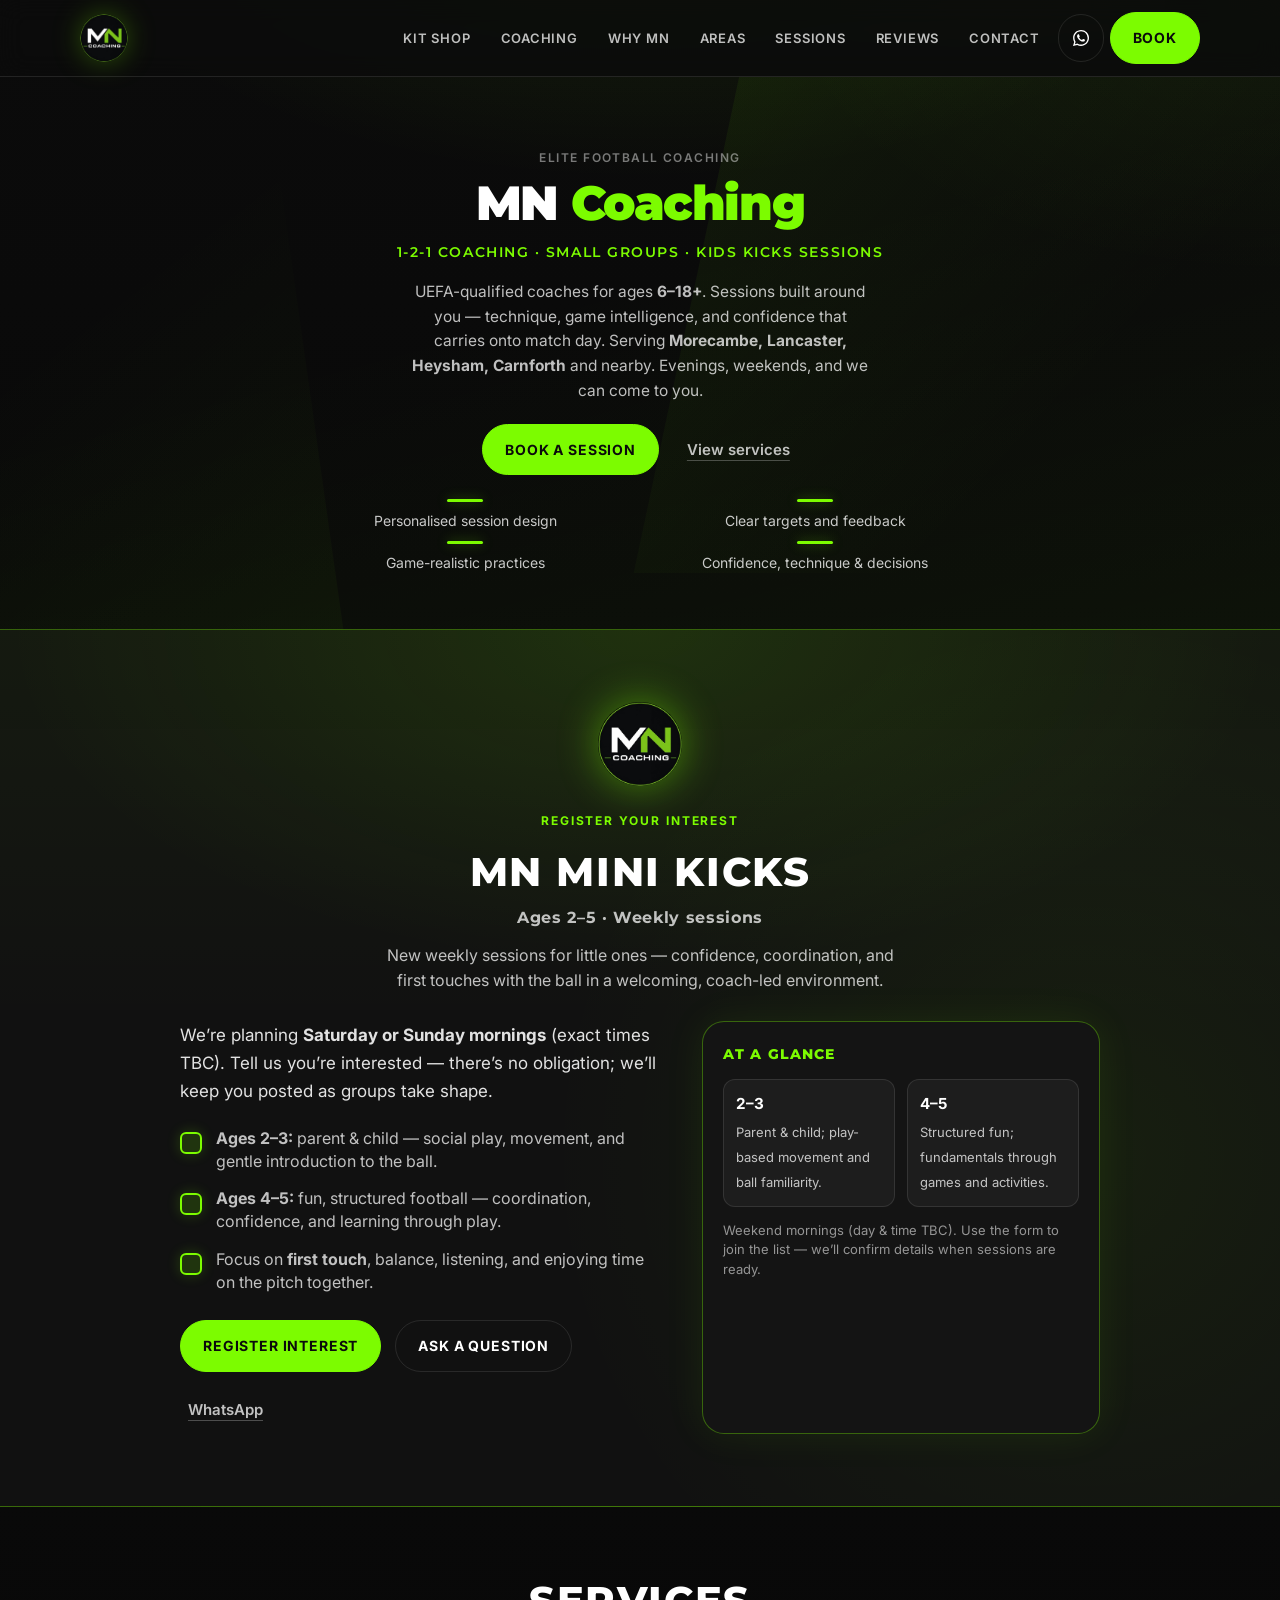
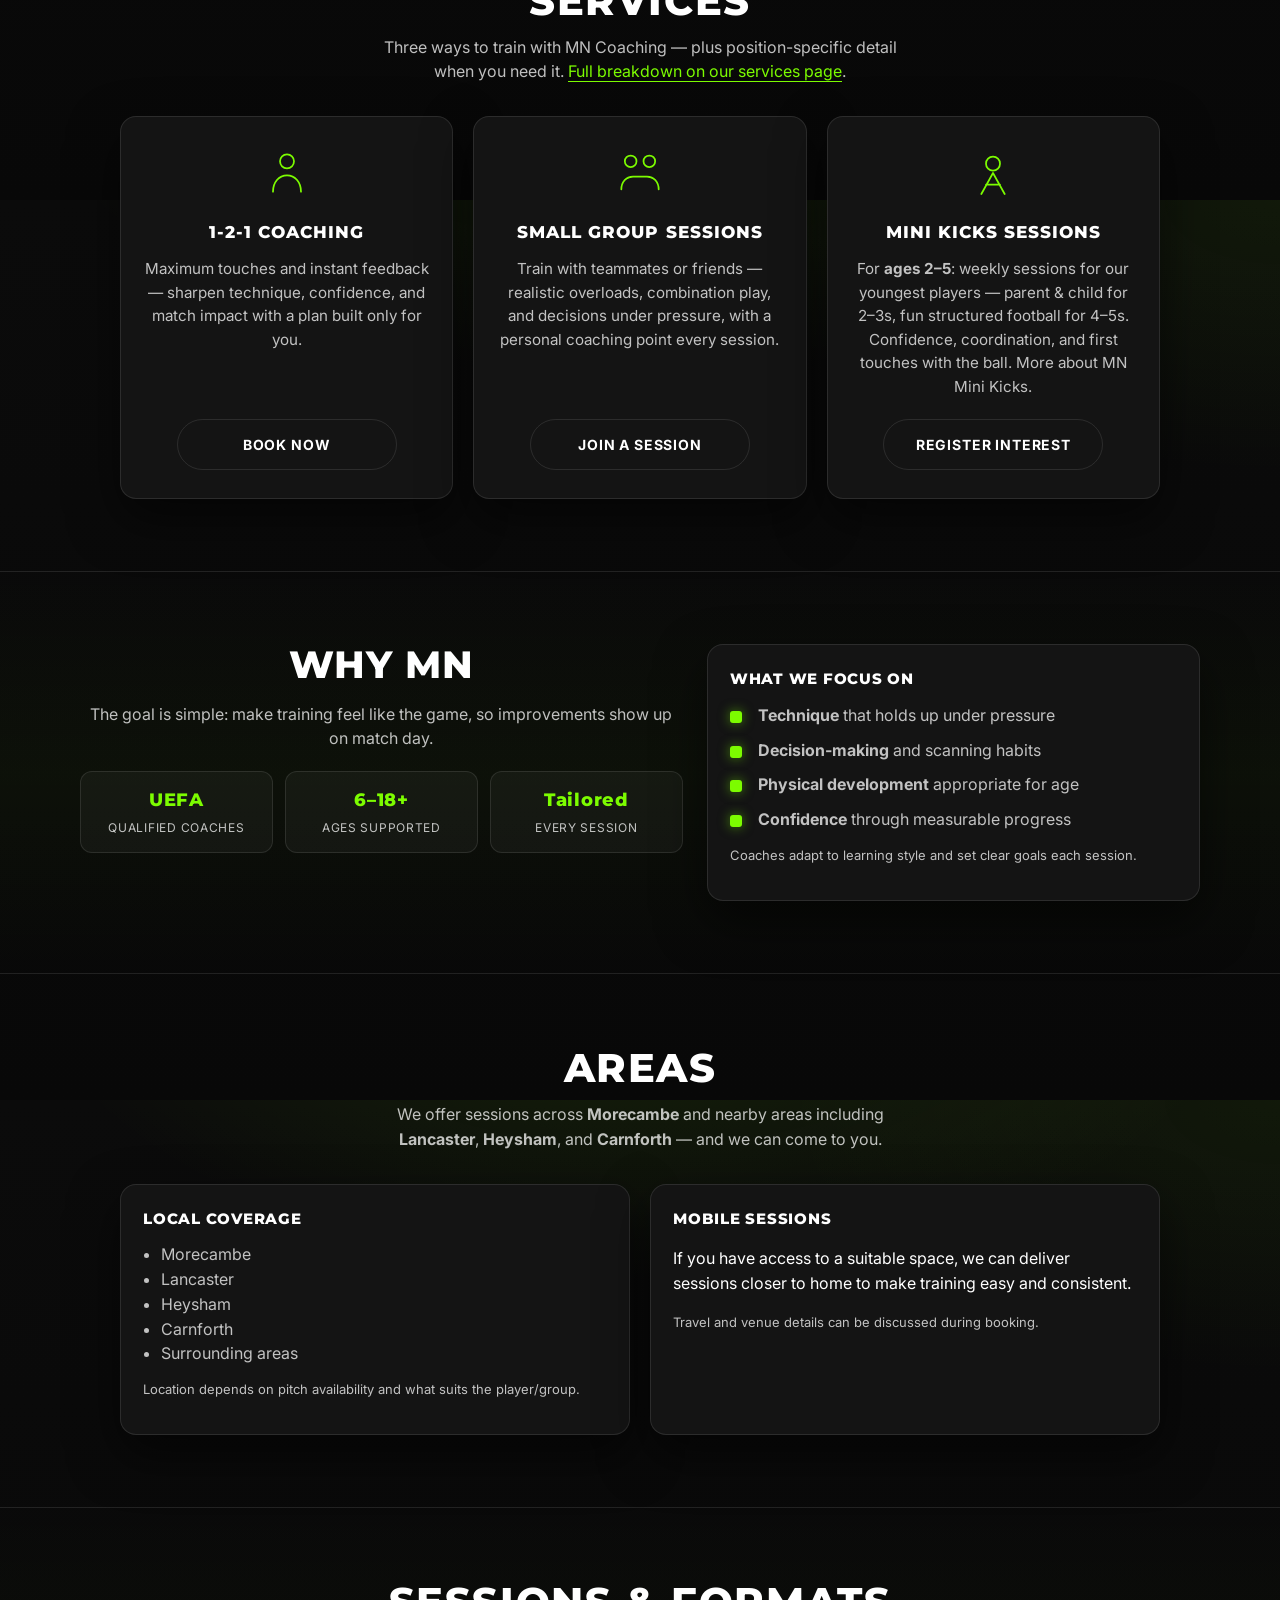
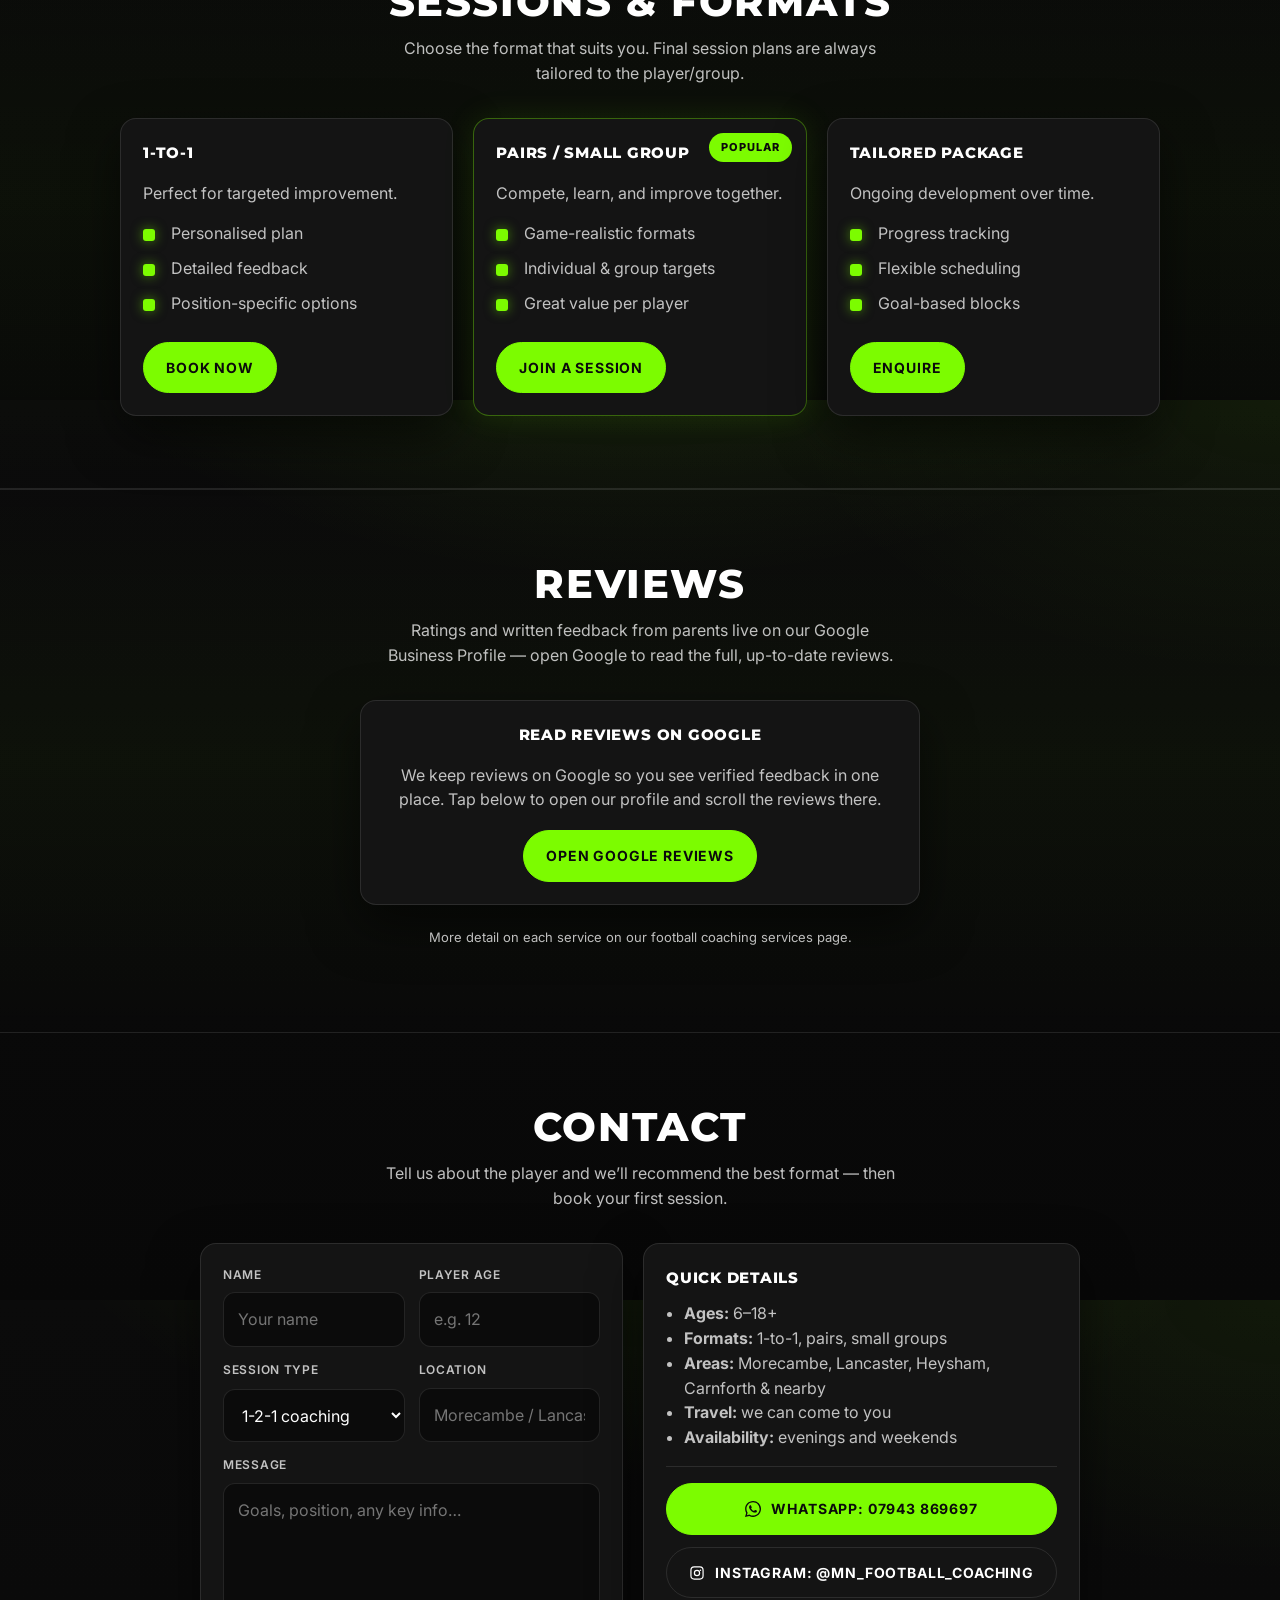
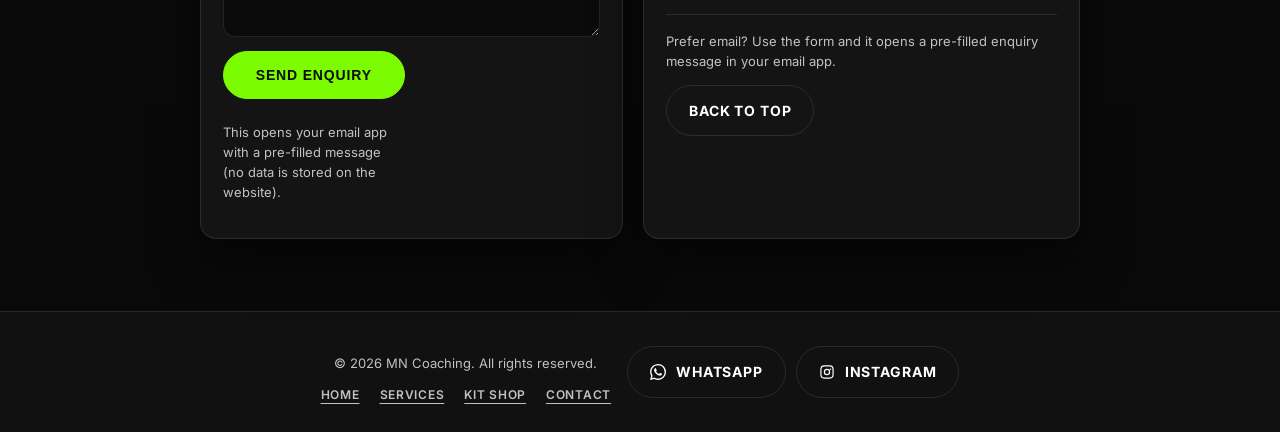
<file: index.html>
<!doctype html>
<html lang="en-GB">
  <head>
    <meta charset="UTF-8" />
    <meta name="viewport" content="width=device-width, initial-scale=1" />
    <!-- Google tag (gtag.js) — Google Ads AW-753350256 -->
    <link rel="preconnect" href="https://www.googletagmanager.com" />
    <link rel="preconnect" href="https://www.google-analytics.com" />
    <script async src="https://www.googletagmanager.com/gtag/js?id=AW-753350256"></script>
    <script>
      window.dataLayer = window.dataLayer || [];
      function gtag() {
        dataLayer.push(arguments);
      }
      gtag("js", new Date());
      gtag("config", "AW-753350256");
    </script>
    <title>Football Coaching Morecambe | Kids &amp; 1-to-1 Football Training | MN Coaching</title>
    <meta
      name="description"
      content="Football coaching in Morecambe, Lancaster &amp; surrounding areas. 1-to-1 sessions, kids coaching &amp; group training. Book today and improve your game."
    />
    <meta name="robots" content="index, follow, max-image-preview:large, max-snippet:-1, max-video-preview:-1" />
    <meta name="author" content="MN Coaching" />
    <meta name="theme-color" content="#0b0b0b" />
    <meta name="geo.region" content="GB" />
    <meta name="geo.placename" content="Morecambe, Lancaster, Heysham, Carnforth, Lancashire" />

    <link rel="canonical" href="https://mncoaching.co.uk/" />
    <link rel="alternate" hreflang="en-GB" href="https://mncoaching.co.uk/" />
    <link rel="alternate" hreflang="x-default" href="https://mncoaching.co.uk/" />

    <meta property="og:type" content="website" />
    <meta property="og:locale" content="en_GB" />
    <meta property="og:site_name" content="MN Coaching" />
    <meta property="og:url" content="https://mncoaching.co.uk/" />
    <meta
      property="og:title"
      content="Football Coaching Morecambe | Kids &amp; 1-to-1 Football Training | MN Coaching"
    />
    <meta
      property="og:description"
      content="Football coaching in Morecambe, Lancaster &amp; surrounding areas. 1-to-1 sessions, kids coaching &amp; group training. Book today and improve your game."
    />

    <meta name="twitter:card" content="summary" />
    <meta name="twitter:title" content="Football Coaching Morecambe | Kids &amp; 1-to-1 | MN Coaching" />
    <meta
      name="twitter:description"
      content="Football coaching in Morecambe, Lancaster &amp; surrounding areas. 1-to-1, kids coaching &amp; group training. Book today."
    />

    <script type="application/ld+json">
      {
        "@context": "https://schema.org",
        "@graph": [
          {
            "@type": "WebSite",
            "@id": "https://mncoaching.co.uk/#website",
            "url": "https://mncoaching.co.uk/",
            "name": "MN Coaching",
            "description": "Football coaching in Morecambe, Lancaster and surrounding areas. 1-to-1 sessions, kids coaching and small group training with UEFA-qualified coaches for ages 6–18+.",
            "inLanguage": "en-GB",
            "publisher": { "@id": "https://mncoaching.co.uk/#localbusiness" }
          },
          {
            "@type": "LocalBusiness",
            "@id": "https://mncoaching.co.uk/#localbusiness",
            "name": "MN Coaching",
            "url": "https://mncoaching.co.uk/",
            "description": "1-to-1 football coaching, kids football training, and small group sessions across Morecambe, Lancaster, Heysham, Carnforth and nearby. UEFA-qualified coaches, ages 6–18+.",
            "telephone": "+447943869697",
            "priceRange": "££",
            "areaServed": [
              {
                "@type": "City",
                "name": "Lancaster",
                "containedInPlace": { "@type": "AdministrativeArea", "name": "Lancashire", "containedInPlace": { "@type": "Country", "name": "United Kingdom" } }
              },
              {
                "@type": "City",
                "name": "Morecambe",
                "containedInPlace": { "@type": "AdministrativeArea", "name": "Lancashire", "containedInPlace": { "@type": "Country", "name": "United Kingdom" } }
              },
              {
                "@type": "Place",
                "name": "Heysham",
                "containedInPlace": { "@type": "AdministrativeArea", "name": "Lancashire", "containedInPlace": { "@type": "Country", "name": "United Kingdom" } }
              },
              {
                "@type": "Place",
                "name": "Carnforth",
                "containedInPlace": { "@type": "AdministrativeArea", "name": "Lancashire", "containedInPlace": { "@type": "Country", "name": "United Kingdom" } }
              }
            ],
            "sameAs": ["https://www.instagram.com/MN_Football_coaching/"],
            "serviceType": [
              "Football coaching",
              "MN Mini Kicks (ages 2–5)",
              "Kids Kicks sessions",
              "Youth football coaching",
              "1-2-1 football coaching",
              "Small group football coaching",
              "Position-specific football coaching"
            ]
          },
          {
            "@type": "Service",
            "@id": "https://mncoaching.co.uk/#service-mini-kicks",
            "name": "MN Mini Kicks",
            "alternateName": "MN Mini Kicks (ages 2–5)",
            "description": "Weekly introductory football sessions for ages 2–5: parent-and-child play for 2–3s, structured fun for 4–5s. Register interest for Saturday or Sunday mornings (times TBC).",
            "provider": { "@id": "https://mncoaching.co.uk/#localbusiness" },
            "url": "https://docs.google.com/forms/d/1qHRt_CTebqp7fzGn4LnAEVLxRA7yOFCWUo5jcwsUfqg/viewform",
            "areaServed": "Morecambe, Lancaster, Heysham, Carnforth and Lancashire"
          }
        ]
      }
    </script>

    <link rel="preconnect" href="https://fonts.googleapis.com" />
    <link rel="preconnect" href="https://fonts.gstatic.com" crossorigin />
    <link
      href="https://fonts.googleapis.com/css2?family=Inter:wght@400;500;600;700&family=Montserrat:wght@600;700;800;900&display=swap"
      rel="stylesheet"
    />

    <link rel="stylesheet" href="./styles.css?v=5" />
    <link rel="icon" href="./favicon.svg" type="image/svg+xml" />
    <link rel="apple-touch-icon" href="./images/mn-coaching-logo.png" />
  </head>
  <body class="page-home">
    <a class="skip-link" href="#main">Skip to content</a>

    <header class="site-header" data-header>
      <div class="container header-inner">
        <a class="brand brand--logo" href="index.html" aria-label="MN Coaching home">
          <span class="brand-logo-wrap" aria-hidden="true">
            <img
              class="brand-logo-img"
              src="./images/mn-coaching-logo.png?v=2"
              alt=""
              width="48"
              height="48"
              decoding="async"
            />
          </span>
        </a>

        <nav class="nav" aria-label="Primary">
          <button
            class="nav-toggle"
            type="button"
            aria-controls="primary-nav"
            aria-expanded="false"
            data-nav-toggle
          >
            <span class="nav-toggle-label">Menu</span>
            <span class="nav-toggle-icon" aria-hidden="true"></span>
          </button>

          <div class="nav-panel" id="primary-nav" data-nav-panel>
            <a class="nav-link" href="kit-shop.html">Kit Shop</a>
            <a class="nav-link" href="#services">Coaching</a>
            <a class="nav-link" href="#why">Why MN</a>
            <a class="nav-link" href="#areas">Areas</a>
            <a class="nav-link" href="#pricing">Sessions</a>
            <a class="nav-link" href="#reviews">Reviews</a>
            <a class="nav-link" href="#contact">Contact</a>
            <a
              class="btn btn-ghost btn-icon btn-nav-wa"
              href="https://wa.me/447943869697"
              target="_blank"
              rel="noopener noreferrer"
              aria-label="WhatsApp MN Coaching"
            >
              <svg class="icon" viewBox="0 0 24 24" aria-hidden="true" focusable="false">
                <path
                  d="M20.52 3.49A11.86 11.86 0 0 0 12.07 0C5.49 0 .14 5.35.14 11.93c0 2.1.55 4.16 1.6 5.97L0 24l6.27-1.64a11.9 11.9 0 0 0 5.8 1.49h.01c6.58 0 11.93-5.35 11.93-11.93 0-3.19-1.24-6.18-3.49-8.43zm-8.45 18.35h-.01a9.9 9.9 0 0 1-5.04-1.38l-.36-.21-3.72.97.99-3.63-.23-.37a9.9 9.9 0 0 1-1.52-5.28C2.18 6.45 6.6 2.03 12.07 2.03c2.64 0 5.13 1.03 6.99 2.9a9.82 9.82 0 0 1 2.9 7c0 5.47-4.42 9.91-9.89 9.91zm5.43-7.45c-.3-.15-1.77-.87-2.04-.97-.27-.1-.46-.15-.66.15-.2.3-.76.97-.93 1.17-.17.2-.35.22-.65.07-.3-.15-1.24-.46-2.37-1.48-.88-.78-1.47-1.74-1.65-2.03-.17-.3-.02-.46.13-.61.13-.13.3-.35.45-.52.15-.17.2-.3.3-.5.1-.2.05-.37-.02-.52-.07-.15-.66-1.58-.9-2.17-.24-.57-.48-.49-.66-.49h-.56c-.2 0-.52.07-.79.37-.27.3-1.03 1-1.03 2.43 0 1.43 1.05 2.82 1.19 3.02.15.2 2.05 3.13 4.95 4.39.69.3 1.23.48 1.65.61.69.22 1.31.19 1.8.11.55-.08 1.77-.72 2.02-1.42.25-.7.25-1.29.17-1.42-.07-.13-.27-.2-.57-.35z"
                  fill="currentColor"
                />
              </svg>
              <span class="btn-nav-wa__label">WhatsApp</span>
            </a>
            <a class="btn btn-primary nav-cta" href="#contact">Book</a>
          </div>
        </nav>
      </div>
    </header>

    <main id="main">
      <section class="hero" id="top">
        <div class="hero-diagonal" aria-hidden="true"></div>
        <div class="hero-diagonal hero-diagonal--2" aria-hidden="true"></div>
        <div class="container hero-grid">
          <div class="hero-copy">
            <p class="hero-kicker">Elite football coaching</p>
            <h1 class="hero-title">MN <span class="hero-title__co">Coaching</span></h1>
            <p class="hero-subtitle">1-2-1 coaching · Small groups · Kids Kicks sessions</p>
            <p class="hero-lead">
              UEFA-qualified coaches for ages <strong>6–18+</strong>. Sessions built around you — technique, game
              intelligence, and confidence that carries onto match day. Serving
              <strong>Morecambe, Lancaster, Heysham, Carnforth</strong> and nearby. Evenings, weekends, and we can come
              to you.
            </p>

            <div class="hero-actions">
              <a class="btn btn-primary" href="#contact">Book a session</a>
              <a class="hero-text-link" href="#services">View services</a>
            </div>

            <ul class="hero-benefits" aria-label="What you get">
              <li>Personalised session design</li>
              <li>Clear targets and feedback</li>
              <li>Game-realistic practices</li>
              <li>Confidence, technique &amp; decisions</li>
            </ul>
          </div>
        </div>
      </section>

      <section class="section section--mini-kicks" id="mini-kicks" aria-labelledby="mini-kicks-heading">
        <div class="container">
          <div class="section-head">
            <img
              class="mini-kicks-head-logo"
              src="./images/mn-coaching-logo.png?v=2"
              alt=""
              width="84"
              height="84"
              decoding="async"
              aria-hidden="true"
            />
            <p class="mini-kicks-eyebrow">Register your interest</p>
            <h2 id="mini-kicks-heading">MN Mini Kicks</h2>
            <p class="mini-kicks-tag">Ages 2–5 · Weekly sessions</p>
            <p class="muted">
              New weekly sessions for little ones — confidence, coordination, and first touches with the ball in a
              welcoming, coach-led environment.
            </p>
          </div>

          <div class="mini-kicks-layout">
            <div class="mini-kicks-copy">
              <p class="mini-kicks-lead">
                We’re planning <strong>Saturday or Sunday mornings</strong> (exact times TBC). Tell us you’re interested
                — there’s no obligation; we’ll keep you posted as groups take shape.
              </p>
              <ul class="mini-kicks-points">
                <li><strong>Ages 2–3:</strong> parent &amp; child — social play, movement, and gentle introduction to the ball.</li>
                <li><strong>Ages 4–5:</strong> fun, structured football — coordination, confidence, and learning through play.</li>
                <li>Focus on <strong>first touch</strong>, balance, listening, and enjoying time on the pitch together.</li>
              </ul>
              <div class="mini-kicks-cta">
                <a
                  class="btn btn-primary"
                  href="https://docs.google.com/forms/d/1qHRt_CTebqp7fzGn4LnAEVLxRA7yOFCWUo5jcwsUfqg/viewform"
                  target="_blank"
                  rel="noopener noreferrer"
                  >Register interest</a
                >
                <a class="btn btn-ghost" href="#contact">Ask a question</a>
                <a
                  class="hero-text-link"
                  href="https://wa.me/447943869697"
                  target="_blank"
                  rel="noopener noreferrer"
                  >WhatsApp</a
                >
              </div>
            </div>
            <aside class="mini-kicks-snap" aria-label="Session snapshot">
              <h3>At a glance</h3>
              <div class="mini-kicks-agegrid">
                <div class="mini-kicks-age">
                  <strong>2–3</strong>
                  <span>Parent &amp; child; play-based movement and ball familiarity.</span>
                </div>
                <div class="mini-kicks-age">
                  <strong>4–5</strong>
                  <span>Structured fun; fundamentals through games and activities.</span>
                </div>
              </div>
              <p class="mini-kicks-note">
                Weekend mornings (day &amp; time TBC). Use the form to join the list — we’ll confirm details when
                sessions are ready.
              </p>
            </aside>
          </div>
        </div>
      </section>

      <section class="section" id="services">
        <div class="container">
          <div class="section-head">
            <h2>Services</h2>
            <p class="muted">
              Three ways to train with MN Coaching — plus position-specific detail when you need it.
              <a href="services.html">Full breakdown on our services page</a>.
            </p>
          </div>

          <div class="grid-3">
            <article class="service-card">
              <div class="service-card__icon" aria-hidden="true">
                <svg viewBox="0 0 48 48" xmlns="http://www.w3.org/2000/svg">
                  <circle cx="24" cy="14" r="6" />
                  <path d="M12 40c0-8 5-14 12-14s12 6 12 14" />
                </svg>
              </div>
              <h3>1-2-1 Coaching</h3>
              <p>
                Maximum touches and instant feedback — sharpen technique, confidence, and match impact with a plan
                built only for you.
              </p>
              <a class="btn btn-ghost" href="#contact">Book now</a>
            </article>

            <article class="service-card">
              <div class="service-card__icon" aria-hidden="true">
                <svg viewBox="0 0 48 48" xmlns="http://www.w3.org/2000/svg">
                  <circle cx="16" cy="14" r="5" />
                  <circle cx="32" cy="14" r="5" />
                  <path d="M8 38c0-6 4-11 10-11h12c6 0 10 5 10 11" />
                </svg>
              </div>
              <h3>Small Group Sessions</h3>
              <p>
                Train with teammates or friends — realistic overloads, combination play, and decisions under pressure,
                with a personal coaching point every session.
              </p>
              <a class="btn btn-ghost" href="#contact">Join a session</a>
            </article>

            <article class="service-card">
              <div class="service-card__icon" aria-hidden="true">
                <svg viewBox="0 0 48 48" xmlns="http://www.w3.org/2000/svg">
                  <circle cx="24" cy="16" r="6" />
                  <path d="M14 42l10-18 10 18M18 34h12" />
                </svg>
              </div>
              <h3>Mini Kicks Sessions</h3>
              <p>
                For <strong>ages 2–5</strong>: weekly sessions for our youngest players — parent &amp; child for 2–3s,
                fun structured football for 4–5s. Confidence, coordination, and first touches with the ball.
                <a href="#mini-kicks">More about MN Mini Kicks</a>.
              </p>
              <a
                class="btn btn-ghost"
                href="https://docs.google.com/forms/d/1qHRt_CTebqp7fzGn4LnAEVLxRA7yOFCWUo5jcwsUfqg/viewform"
                target="_blank"
                rel="noopener noreferrer"
                >Register interest</a
              >
            </article>
          </div>
        </div>
      </section>

      <section class="section section-alt" id="why">
        <div class="container">
          <div class="split">
            <div>
              <h2>Why MN</h2>
              <p class="muted">
                The goal is simple: make training feel like the game, so improvements show up on match day.
              </p>

              <div class="stats">
                <div class="stat">
                  <div class="stat-number">UEFA</div>
                  <div class="stat-label">Qualified coaches</div>
                </div>
                <div class="stat">
                  <div class="stat-number">6–18+</div>
                  <div class="stat-label">Ages supported</div>
                </div>
                <div class="stat">
                  <div class="stat-number">Tailored</div>
                  <div class="stat-label">Every session</div>
                </div>
              </div>
            </div>

            <div class="card">
              <h3 class="card-title">What we focus on</h3>
              <ul class="checklist">
                <li><strong>Technique</strong> that holds up under pressure</li>
                <li><strong>Decision-making</strong> and scanning habits</li>
                <li><strong>Physical development</strong> appropriate for age</li>
                <li><strong>Confidence</strong> through measurable progress</li>
              </ul>
              <p class="small muted">
                Coaches adapt to learning style and set clear goals each session.
              </p>
            </div>
          </div>
        </div>
      </section>

      <section class="section" id="areas">
        <div class="container">
          <div class="section-head">
            <h2>Areas</h2>
            <p class="muted">
              We offer sessions across <strong>Morecambe</strong> and nearby areas including
              <strong>Lancaster</strong>, <strong>Heysham</strong>, and <strong>Carnforth</strong> — and we can come to
              you.
            </p>
          </div>

          <div class="grid-2">
            <div class="card">
              <h3 class="card-title">Local coverage</h3>
              <ul class="bullets">
                <li>Morecambe</li>
                <li>Lancaster</li>
                <li>Heysham</li>
                <li>Carnforth</li>
                <li>Surrounding areas</li>
              </ul>
              <p class="small muted">
                Location depends on pitch availability and what suits the player/group.
              </p>
            </div>
            <div class="card">
              <h3 class="card-title">Mobile sessions</h3>
              <p>
                If you have access to a suitable space, we can deliver sessions closer to home to make training easy and consistent.
              </p>
              <p class="small muted">
                Travel and venue details can be discussed during booking.
              </p>
            </div>
          </div>
        </div>
      </section>

      <section class="section section-alt" id="pricing">
        <div class="container">
          <div class="section-head">
            <h2>Sessions &amp; formats</h2>
            <p class="muted">
              Choose the format that suits you. Final session plans are always tailored to the player/group.
            </p>
          </div>

          <div class="grid-3">
            <div class="price card">
              <h3 class="card-title">1-to-1</h3>
              <p class="muted">Perfect for targeted improvement.</p>
              <ul class="checklist">
                <li>Personalised plan</li>
                <li>Detailed feedback</li>
                <li>Position-specific options</li>
              </ul>
              <a class="btn btn-primary" href="#contact">Book now</a>
            </div>

            <div class="price card highlight" aria-label="Most popular">
              <div class="pill">Popular</div>
              <h3 class="card-title">Pairs / Small group</h3>
              <p class="muted">Compete, learn, and improve together.</p>
              <ul class="checklist">
                <li>Game-realistic formats</li>
                <li>Individual &amp; group targets</li>
                <li>Great value per player</li>
              </ul>
              <a class="btn btn-primary" href="#contact">Join a session</a>
            </div>

            <div class="price card">
              <h3 class="card-title">Tailored package</h3>
              <p class="muted">Ongoing development over time.</p>
              <ul class="checklist">
                <li>Progress tracking</li>
                <li>Flexible scheduling</li>
                <li>Goal-based blocks</li>
              </ul>
              <a class="btn btn-primary" href="#contact">Enquire</a>
            </div>
          </div>
        </div>
      </section>

      <section class="section section-alt" id="reviews" aria-labelledby="home-reviews-heading">
        <div class="container">
          <div class="section-head">
            <h2 id="home-reviews-heading">Reviews</h2>
            <p class="muted">
              Ratings and written feedback from parents live on our Google Business Profile — open Google to read the
              full, up-to-date reviews.
            </p>
          </div>

          <div class="reviews-google-panel card">
            <h3 class="card-title">Read reviews on Google</h3>
            <p class="muted">
              We keep reviews on Google so you see verified feedback in one place. Tap below to open our profile and
              scroll the reviews there.
            </p>
            <p class="reviews-google-panel__cta">
              <a
                class="btn btn-primary"
                href="https://share.google/KTumyRETgQPmJB51i"
                target="_blank"
                rel="noopener noreferrer"
                >Open Google reviews</a>
            </p>
          </div>

          <p class="small muted center reviews-crosslink">
            More detail on each service on our <a href="services.html">football coaching services</a> page.
          </p>
        </div>
      </section>

      <section class="section" id="contact">
        <div class="container">
          <div class="section-head">
            <h2>Contact</h2>
            <p class="muted">
              Tell us about the player and we’ll recommend the best format — then book your first session.
            </p>
          </div>

          <div class="grid-2">
            <form class="card form" id="enquiry-form" autocomplete="on">
              <div class="field">
                <label for="name">Name</label>
                <input id="name" name="name" type="text" required placeholder="Your name" />
              </div>
              <div class="field">
                <label for="age">Player age</label>
                <input id="age" name="age" type="text" inputmode="numeric" placeholder="e.g. 12" />
              </div>
              <div class="field">
                <label for="type">Session type</label>
                <select id="type" name="type">
                  <option value="1-2-1">1-2-1 coaching</option>
                  <option value="small-group">Small group sessions</option>
                  <option value="kids-kicks">Kids Kicks sessions</option>
                  <option value="position-specific">Position-specific add-on</option>
                  <option value="not-sure">Not sure — advise me</option>
                </select>
              </div>
              <div class="field">
                <label for="location">Location</label>
                <input id="location" name="location" type="text" placeholder="Morecambe / Lancaster / Heysham / Carnforth" />
              </div>
              <div class="field full">
                <label for="message">Message</label>
                <textarea
                  id="message"
                  name="message"
                  rows="5"
                  required
                  placeholder="Goals, position, any key info…"
                ></textarea>
              </div>

              <div class="form-actions full">
                <button class="btn btn-primary" type="submit">Send enquiry</button>
                <p class="small muted">
                  This opens your email app with a pre-filled message (no data is stored on the website).
                </p>
              </div>
            </form>

            <aside class="card contact-card">
              <h3 class="card-title">Quick details</h3>
              <ul class="bullets">
                <li><strong>Ages:</strong> 6–18+</li>
                <li><strong>Formats:</strong> 1-to-1, pairs, small groups</li>
                <li><strong>Areas:</strong> Morecambe, Lancaster, Heysham, Carnforth &amp; nearby</li>
                <li><strong>Travel:</strong> we can come to you</li>
                <li><strong>Availability:</strong> evenings and weekends</li>
              </ul>
              <div class="divider" role="presentation"></div>
              <div class="social-links">
                <a
                  class="btn btn-primary btn-icon"
                  href="https://wa.me/447943869697"
                  target="_blank"
                  rel="noopener noreferrer"
                  aria-label="Message MN Coaching on WhatsApp"
                >
                  <svg class="icon" viewBox="0 0 24 24" aria-hidden="true" focusable="false">
                    <path
                      d="M20.52 3.49A11.86 11.86 0 0 0 12.07 0C5.49 0 .14 5.35.14 11.93c0 2.1.55 4.16 1.6 5.97L0 24l6.27-1.64a11.9 11.9 0 0 0 5.8 1.49h.01c6.58 0 11.93-5.35 11.93-11.93 0-3.19-1.24-6.18-3.49-8.43zm-8.45 18.35h-.01a9.9 9.9 0 0 1-5.04-1.38l-.36-.21-3.72.97.99-3.63-.23-.37a9.9 9.9 0 0 1-1.52-5.28C2.18 6.45 6.6 2.03 12.07 2.03c2.64 0 5.13 1.03 6.99 2.9a9.82 9.82 0 0 1 2.9 7c0 5.47-4.42 9.91-9.89 9.91zm5.43-7.45c-.3-.15-1.77-.87-2.04-.97-.27-.1-.46-.15-.66.15-.2.3-.76.97-.93 1.17-.17.2-.35.22-.65.07-.3-.15-1.24-.46-2.37-1.48-.88-.78-1.47-1.74-1.65-2.03-.17-.3-.02-.46.13-.61.13-.13.3-.35.45-.52.15-.17.2-.3.3-.5.1-.2.05-.37-.02-.52-.07-.15-.66-1.58-.9-2.17-.24-.57-.48-.49-.66-.49h-.56c-.2 0-.52.07-.79.37-.27.3-1.03 1-1.03 2.43 0 1.43 1.05 2.82 1.19 3.02.15.2 2.05 3.13 4.95 4.39.69.3 1.23.48 1.65.61.69.22 1.31.19 1.8.11.55-.08 1.77-.72 2.02-1.42.25-.7.25-1.29.17-1.42-.07-.13-.27-.2-.57-.35z"
                      fill="currentColor"
                    />
                  </svg>
                  WhatsApp: 07943 869697
                </a>
                <a
                  class="btn btn-ghost btn-icon"
                  href="https://instagram.com/MN_Football_coaching"
                  target="_blank"
                  rel="noopener noreferrer"
                  aria-label="View MN Coaching Instagram profile"
                >
                  <svg class="icon" viewBox="0 0 24 24" aria-hidden="true" focusable="false">
                    <path
                      d="M7.75 2h8.5A5.76 5.76 0 0 1 22 7.75v8.5A5.76 5.76 0 0 1 16.25 22h-8.5A5.76 5.76 0 0 1 2 16.25v-8.5A5.76 5.76 0 0 1 7.75 2zm0 1.8A3.95 3.95 0 0 0 3.8 7.75v8.5a3.95 3.95 0 0 0 3.95 3.95h8.5a3.95 3.95 0 0 0 3.95-3.95v-8.5a3.95 3.95 0 0 0-3.95-3.95h-8.5zM12 7.2A4.8 4.8 0 1 1 7.2 12 4.81 4.81 0 0 1 12 7.2zm0 1.8A3 3 0 1 0 15 12a3 3 0 0 0-3-3zm5.22-2.3a1.14 1.14 0 1 1-1.14 1.14 1.14 1.14 0 0 1 1.14-1.14z"
                      fill="currentColor"
                    />
                  </svg>
                  Instagram: @MN_Football_coaching
                </a>
              </div>
              <div class="divider" role="presentation"></div>
              <p class="muted small">
                Prefer email? Use the form and it opens a pre-filled enquiry message in your email app.
              </p>
              <a class="btn btn-ghost" href="#top">Back to top</a>
            </aside>
          </div>
        </div>
      </section>
    </main>

    <footer class="site-footer">
      <div class="container footer-inner">
        <div>
          <p class="small muted">© <span id="year"></span> MN Coaching. All rights reserved.</p>
          <nav class="footer-links" aria-label="Footer">
            <a href="index.html">Home</a>
            <a href="services.html">Services</a>
            <a href="kit-shop.html">Kit Shop</a>
            <a href="#contact">Contact</a>
          </nav>
        </div>
        <div class="footer-social">
          <a
            class="btn btn-ghost btn-icon"
            href="https://wa.me/447943869697"
            target="_blank"
            rel="noopener noreferrer"
            aria-label="Message MN Coaching on WhatsApp"
          >
            <svg class="icon" viewBox="0 0 24 24" aria-hidden="true" focusable="false">
              <path
                d="M20.52 3.49A11.86 11.86 0 0 0 12.07 0C5.49 0 .14 5.35.14 11.93c0 2.1.55 4.16 1.6 5.97L0 24l6.27-1.64a11.9 11.9 0 0 0 5.8 1.49h.01c6.58 0 11.93-5.35 11.93-11.93 0-3.19-1.24-6.18-3.49-8.43zm-8.45 18.35h-.01a9.9 9.9 0 0 1-5.04-1.38l-.36-.21-3.72.97.99-3.63-.23-.37a9.9 9.9 0 0 1-1.52-5.28C2.18 6.45 6.6 2.03 12.07 2.03c2.64 0 5.13 1.03 6.99 2.9a9.82 9.82 0 0 1 2.9 7c0 5.47-4.42 9.91-9.89 9.91zm5.43-7.45c-.3-.15-1.77-.87-2.04-.97-.27-.1-.46-.15-.66.15-.2.3-.76.97-.93 1.17-.17.2-.35.22-.65.07-.3-.15-1.24-.46-2.37-1.48-.88-.78-1.47-1.74-1.65-2.03-.17-.3-.02-.46.13-.61.13-.13.3-.35.45-.52.15-.17.2-.3.3-.5.1-.2.05-.37-.02-.52-.07-.15-.66-1.58-.9-2.17-.24-.57-.48-.49-.66-.49h-.56c-.2 0-.52.07-.79.37-.27.3-1.03 1-1.03 2.43 0 1.43 1.05 2.82 1.19 3.02.15.2 2.05 3.13 4.95 4.39.69.3 1.23.48 1.65.61.69.22 1.31.19 1.8.11.55-.08 1.77-.72 2.02-1.42.25-.7.25-1.29.17-1.42-.07-.13-.27-.2-.57-.35z"
                fill="currentColor"
              />
            </svg>
            WhatsApp
          </a>
          <a
            class="btn btn-ghost btn-icon"
            href="https://instagram.com/MN_Football_coaching"
            target="_blank"
            rel="noopener noreferrer"
            aria-label="View MN Coaching Instagram profile"
          >
            <svg class="icon" viewBox="0 0 24 24" aria-hidden="true" focusable="false">
              <path
                d="M7.75 2h8.5A5.76 5.76 0 0 1 22 7.75v8.5A5.76 5.76 0 0 1 16.25 22h-8.5A5.76 5.76 0 0 1 2 16.25v-8.5A5.76 5.76 0 0 1 7.75 2zm0 1.8A3.95 3.95 0 0 0 3.8 7.75v8.5a3.95 3.95 0 0 0 3.95 3.95h8.5a3.95 3.95 0 0 0 3.95-3.95v-8.5a3.95 3.95 0 0 0-3.95-3.95h-8.5zM12 7.2A4.8 4.8 0 1 1 7.2 12 4.81 4.81 0 0 1 12 7.2zm0 1.8A3 3 0 1 0 15 12a3 3 0 0 0-3-3zm5.22-2.3a1.14 1.14 0 1 1-1.14 1.14 1.14 1.14 0 0 1 1.14-1.14z"
                fill="currentColor"
              />
            </svg>
            Instagram
          </a>
        </div>
      </div>
    </footer>

    <div class="sticky-cta" role="region" aria-label="Quick booking">
      <div class="sticky-cta-inner">
        <a class="btn btn-primary" href="#contact">Book a session</a>
        <a class="btn btn-ghost" href="https://wa.me/447943869697" target="_blank" rel="noopener noreferrer">WhatsApp</a>
      </div>
    </div>

    <script src="./script.js?v=4" defer></script>
  </body>
</html>
</file>
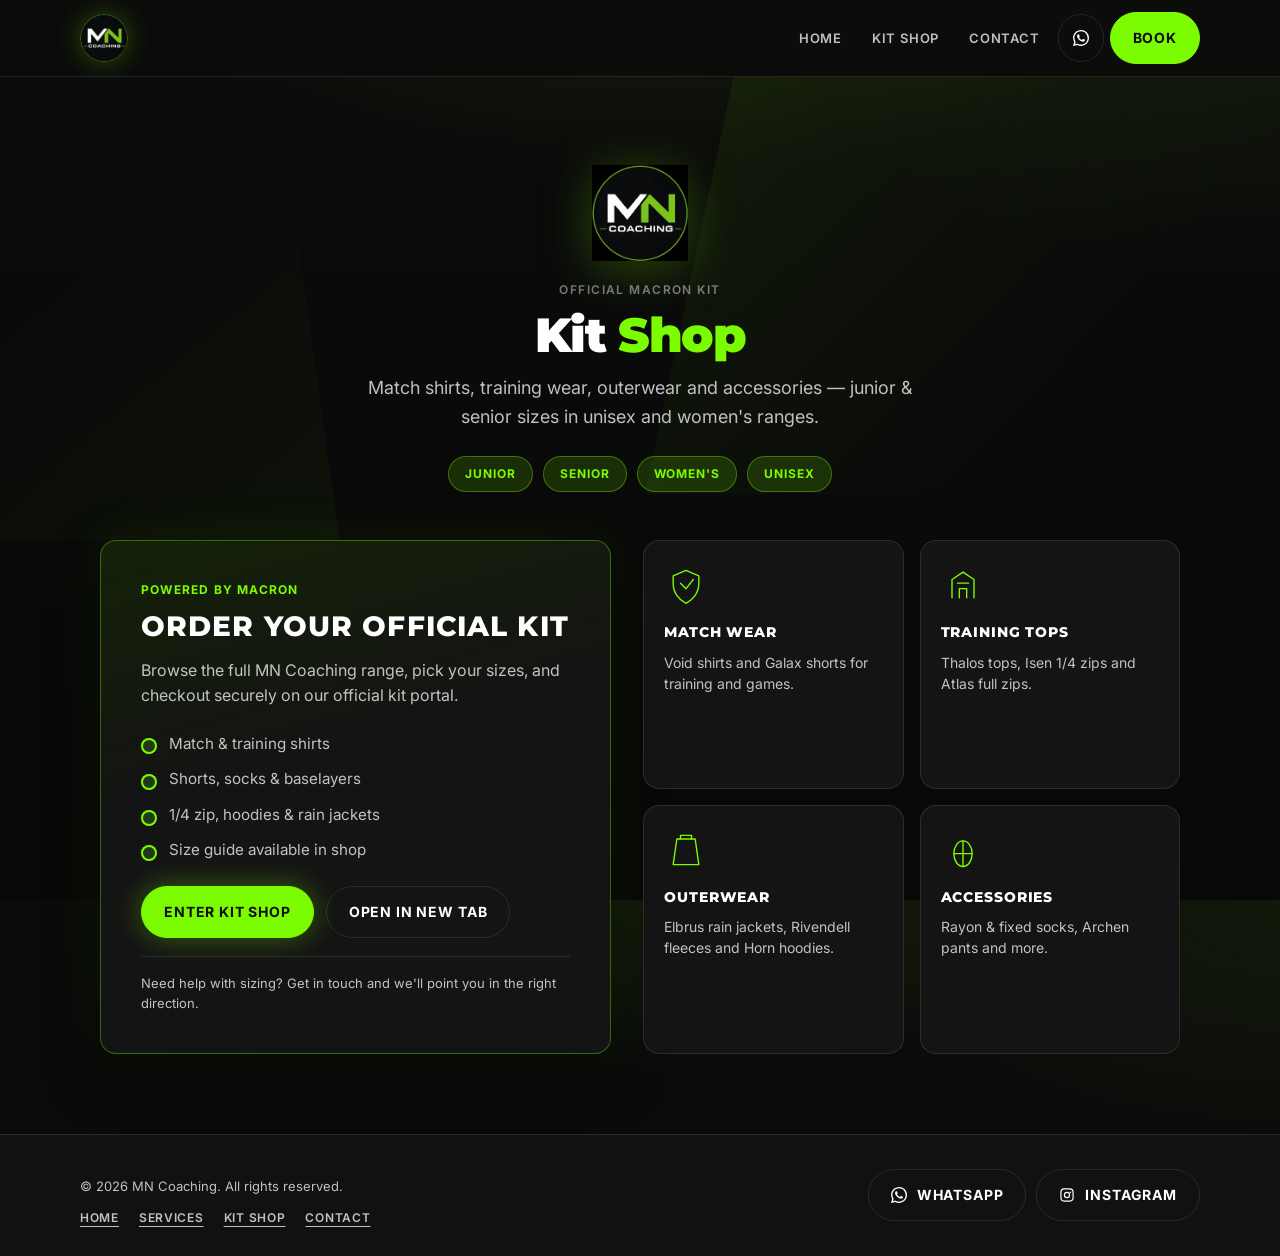
<file: kit-shop.html>
<!doctype html>
<html lang="en-GB">
  <head>
    <meta charset="UTF-8" />
    <meta name="viewport" content="width=device-width, initial-scale=1" />
    <!-- Google tag (gtag.js) — Google Ads AW-753350256 -->
    <link rel="preconnect" href="https://www.googletagmanager.com" />
    <link rel="preconnect" href="https://www.google-analytics.com" />
    <script async src="https://www.googletagmanager.com/gtag/js?id=AW-753350256"></script>
    <script>
      window.dataLayer = window.dataLayer || [];
      function gtag() {
        dataLayer.push(arguments);
      }
      gtag("js", new Date());
      gtag("config", "AW-753350256");
    </script>
    <title>Official Kit Shop | MN Coaching</title>
    <meta
      name="description"
      content="Order official MN Coaching kit — training tops, match shirts, shorts, socks and outerwear. Unisex and women's ranges available."
    />
    <meta name="robots" content="index, follow" />
    <meta name="author" content="MN Coaching" />
    <meta name="theme-color" content="#0b0b0b" />

    <link rel="canonical" href="https://mncoaching.co.uk/kit-shop.html" />

    <meta property="og:type" content="website" />
    <meta property="og:locale" content="en_GB" />
    <meta property="og:site_name" content="MN Coaching" />
    <meta property="og:url" content="https://mncoaching.co.uk/kit-shop.html" />
    <meta property="og:title" content="Official Kit Shop | MN Coaching" />
    <meta
      property="og:description"
      content="Browse and order official MN Coaching kit — shirts, shorts, training wear and more."
    />

    <link rel="preconnect" href="https://fonts.googleapis.com" />
    <link rel="preconnect" href="https://fonts.gstatic.com" crossorigin />
    <link
      href="https://fonts.googleapis.com/css2?family=Inter:wght@400;500;600;700&family=Montserrat:wght@600;700;800;900&display=swap"
      rel="stylesheet"
    />

    <link rel="stylesheet" href="./styles.css?v=7" />
    <link rel="icon" href="./favicon.svg" type="image/svg+xml" />
    <link rel="apple-touch-icon" href="./images/mn-coaching-logo.png" />
  </head>
  <body class="page-kit-shop">
    <a class="skip-link" href="#main">Skip to content</a>

    <header class="site-header" data-header>
      <div class="container header-inner">
        <a class="brand brand--logo" href="index.html" aria-label="MN Coaching home">
          <span class="brand-logo-wrap" aria-hidden="true">
            <img
              class="brand-logo-img"
              src="./images/mn-coaching-logo.png?v=2"
              alt=""
              width="48"
              height="48"
              decoding="async"
            />
          </span>
        </a>

        <nav class="nav" aria-label="Primary">
          <button
            class="nav-toggle"
            type="button"
            aria-controls="primary-nav"
            aria-expanded="false"
            data-nav-toggle
          >
            <span class="nav-toggle-label">Menu</span>
            <span class="nav-toggle-icon" aria-hidden="true"></span>
          </button>

          <div class="nav-panel" id="primary-nav" data-nav-panel>
            <a class="nav-link" href="index.html">Home</a>
            <a class="nav-link" href="kit-shop.html" aria-current="page">Kit Shop</a>
            <a class="nav-link" href="index.html#contact">Contact</a>
            <a
              class="btn btn-ghost btn-icon btn-nav-wa"
              href="https://wa.me/447943869697"
              target="_blank"
              rel="noopener noreferrer"
              aria-label="WhatsApp MN Coaching"
            >
              <svg class="icon" viewBox="0 0 24 24" aria-hidden="true" focusable="false">
                <path
                  d="M20.52 3.49A11.86 11.86 0 0 0 12.07 0C5.49 0 .14 5.35.14 11.93c0 2.1.55 4.16 1.6 5.97L0 24l6.27-1.64a11.9 11.9 0 0 0 5.8 1.49h.01c6.58 0 11.93-5.35 11.93-11.93 0-3.19-1.24-6.18-3.49-8.43zm-8.45 18.35h-.01a9.9 9.9 0 0 1-5.04-1.38l-.36-.21-3.72.97.99-3.63-.23-.37a9.9 9.9 0 0 1-1.52-5.28C2.18 6.45 6.6 2.03 12.07 2.03c2.64 0 5.13 1.03 6.99 2.9a9.82 9.82 0 0 1 2.9 7c0 5.47-4.42 9.91-9.89 9.91zm5.43-7.45c-.3-.15-1.77-.87-2.04-.97-.27-.1-.46-.15-.66.15-.2.3-.76.97-.93 1.17-.17.2-.35.22-.65.07-.3-.15-1.24-.46-2.37-1.48-.88-.78-1.47-1.74-1.65-2.03-.17-.3-.02-.46.13-.61.13-.13.3-.35.45-.52.15-.17.2-.3.3-.5.1-.2.05-.37-.02-.52-.07-.15-.66-1.58-.9-2.17-.24-.57-.48-.49-.66-.49h-.56c-.2 0-.52.07-.79.37-.27.3-1.03 1-1.03 2.43 0 1.43 1.05 2.82 1.19 3.02.15.2 2.05 3.13 4.95 4.39.69.3 1.23.48 1.65.61.69.22 1.31.19 1.8.11.55-.08 1.77-.72 2.02-1.42.25-.7.25-1.29.17-1.42-.07-.13-.27-.2-.57-.35z"
                  fill="currentColor"
                />
              </svg>
              <span class="btn-nav-wa__label">WhatsApp</span>
            </a>
            <a class="btn btn-primary nav-cta" href="index.html#contact">Book</a>
          </div>
        </nav>
      </div>
    </header>

    <main id="main">
      <section class="kit-shop-hero" id="top">
        <div class="hero-diagonal" aria-hidden="true"></div>
        <div class="hero-diagonal hero-diagonal--2" aria-hidden="true"></div>
        <div class="container kit-shop-hero__inner">
          <img
            class="kit-shop-hero__logo"
            src="./images/mn-coaching-logo.png?v=2"
            alt=""
            width="96"
            height="96"
            decoding="async"
            aria-hidden="true"
          />
          <p class="hero-kicker">Official Macron kit</p>
          <h1 class="hero-title">Kit <span class="hero-title__co">Shop</span></h1>
          <p class="kit-shop-hero__lead">
            Match shirts, training wear, outerwear and accessories — junior &amp; senior sizes in unisex and women's
            ranges.
          </p>
          <div class="kit-shop-hero__badges" aria-label="Available ranges">
            <span class="kit-shop-badge">Junior</span>
            <span class="kit-shop-badge">Senior</span>
            <span class="kit-shop-badge">Women's</span>
            <span class="kit-shop-badge">Unisex</span>
          </div>
        </div>
      </section>

      <section class="section kit-shop-section" aria-label="MN Coaching kit shop">
        <div class="container kit-shop-container">
          <div class="kit-shop-layout">
            <div class="kit-shop-panel">
              <p class="kit-shop-panel__eyebrow">Powered by Macron</p>
              <h2 class="kit-shop-panel__title">Order your official kit</h2>
              <p class="muted">
                Browse the full MN Coaching range, pick your sizes, and checkout securely on our official kit portal.
              </p>
              <ul class="kit-shop-features">
                <li>Match &amp; training shirts</li>
                <li>Shorts, socks &amp; baselayers</li>
                <li>1/4 zip, hoodies &amp; rain jackets</li>
                <li>Size guide available in shop</li>
              </ul>
              <div class="kit-shop-cta-group">
                <a class="btn btn-primary kit-shop-cta" href="https://mncoaching.deco-football.com/">Enter kit shop</a>
                <a
                  class="btn btn-ghost"
                  href="https://mncoaching.deco-football.com/"
                  target="_blank"
                  rel="noopener noreferrer"
                  >Open in new tab</a
                >
              </div>
              <p class="kit-shop-note small muted">
                Need help with sizing? <a href="index.html#contact">Get in touch</a> and we'll point you in the right
                direction.
              </p>
            </div>

            <div class="kit-shop-categories">
              <article class="kit-shop-category">
                <div class="kit-shop-category__icon" aria-hidden="true">
                  <svg viewBox="0 0 48 48" xmlns="http://www.w3.org/2000/svg">
                    <path d="M24 8l14 6v8c0 10-6 18-14 22C16 40 10 32 10 22v-8l14-6z" />
                    <path d="M18 22l6 6 8-10" />
                  </svg>
                </div>
                <h3>Match wear</h3>
                <p>Void shirts and Galax shorts for training and games.</p>
              </article>

              <article class="kit-shop-category">
                <div class="kit-shop-category__icon" aria-hidden="true">
                  <svg viewBox="0 0 48 48" xmlns="http://www.w3.org/2000/svg">
                    <path d="M12 38V18l12-8 12 8v20" />
                    <path d="M20 38v-10h8v10" />
                    <path d="M18 22h12" />
                  </svg>
                </div>
                <h3>Training tops</h3>
                <p>Thalos tops, Isen 1/4 zips and Atlas full zips.</p>
              </article>

              <article class="kit-shop-category">
                <div class="kit-shop-category__icon" aria-hidden="true">
                  <svg viewBox="0 0 48 48" xmlns="http://www.w3.org/2000/svg">
                    <path d="M14 12h20l4 28H10L14 12z" />
                    <path d="M18 12V8h12v4" />
                  </svg>
                </div>
                <h3>Outerwear</h3>
                <p>Elbrus rain jackets, Rivendell fleeces and Horn hoodies.</p>
              </article>

              <article class="kit-shop-category">
                <div class="kit-shop-category__icon" aria-hidden="true">
                  <svg viewBox="0 0 48 48" xmlns="http://www.w3.org/2000/svg">
                    <ellipse cx="24" cy="28" rx="10" ry="14" />
                    <path d="M24 14v28M14 28h20" />
                  </svg>
                </div>
                <h3>Accessories</h3>
                <p>Rayon &amp; fixed socks, Archen pants and more.</p>
              </article>
            </div>
          </div>
        </div>
      </section>
    </main>

    <footer class="site-footer">
      <div class="container footer-inner">
        <div>
          <p class="small muted">© <span id="year"></span> MN Coaching. All rights reserved.</p>
          <nav class="footer-links" aria-label="Footer">
            <a href="index.html">Home</a>
            <a href="services.html">Services</a>
            <a href="kit-shop.html">Kit Shop</a>
            <a href="index.html#contact">Contact</a>
          </nav>
        </div>
        <div class="footer-social">
          <a
            class="btn btn-ghost btn-icon"
            href="https://wa.me/447943869697"
            target="_blank"
            rel="noopener noreferrer"
            aria-label="Message MN Coaching on WhatsApp"
          >
            <svg class="icon" viewBox="0 0 24 24" aria-hidden="true" focusable="false">
              <path
                d="M20.52 3.49A11.86 11.86 0 0 0 12.07 0C5.49 0 .14 5.35.14 11.93c0 2.1.55 4.16 1.6 5.97L0 24l6.27-1.64a11.9 11.9 0 0 0 5.8 1.49h.01c6.58 0 11.93-5.35 11.93-11.93 0-3.19-1.24-6.18-3.49-8.43zm-8.45 18.35h-.01a9.9 9.9 0 0 1-5.04-1.38l-.36-.21-3.72.97.99-3.63-.23-.37a9.9 9.9 0 0 1-1.52-5.28C2.18 6.45 6.6 2.03 12.07 2.03c2.64 0 5.13 1.03 6.99 2.9a9.82 9.82 0 0 1 2.9 7c0 5.47-4.42 9.91-9.89 9.91zm5.43-7.45c-.3-.15-1.77-.87-2.04-.97-.27-.1-.46-.15-.66.15-.2.3-.76.97-.93 1.17-.17.2-.35.22-.65.07-.3-.15-1.24-.46-2.37-1.48-.88-.78-1.47-1.74-1.65-2.03-.17-.3-.02-.46.13-.61.13-.13.3-.35.45-.52.15-.17.2-.3.3-.5.1-.2.05-.37-.02-.52-.07-.15-.66-1.58-.9-2.17-.24-.57-.48-.49-.66-.49h-.56c-.2 0-.52.07-.79.37-.27.3-1.03 1-1.03 2.43 0 1.43 1.05 2.82 1.19 3.02.15.2 2.05 3.13 4.95 4.39.69.3 1.23.48 1.65.61.69.22 1.31.19 1.8.11.55-.08 1.77-.72 2.02-1.42.25-.7.25-1.29.17-1.42-.07-.13-.27-.2-.57-.35z"
                fill="currentColor"
              />
            </svg>
            WhatsApp
          </a>
          <a
            class="btn btn-ghost btn-icon"
            href="https://instagram.com/MN_Football_coaching"
            target="_blank"
            rel="noopener noreferrer"
            aria-label="View MN Coaching Instagram profile"
          >
            <svg class="icon" viewBox="0 0 24 24" aria-hidden="true" focusable="false">
              <path
                d="M7.75 2h8.5A5.76 5.76 0 0 1 22 7.75v8.5A5.76 5.76 0 0 1 16.25 22h-8.5A5.76 5.76 0 0 1 2 16.25v-8.5A5.76 5.76 0 0 1 7.75 2zm0 1.8A3.95 3.95 0 0 0 3.8 7.75v8.5a3.95 3.95 0 0 0 3.95 3.95h8.5a3.95 3.95 0 0 0 3.95-3.95v-8.5a3.95 3.95 0 0 0-3.95-3.95h-8.5zM12 7.2A4.8 4.8 0 1 1 7.2 12 4.81 4.81 0 0 1 12 7.2zm0 1.8A3 3 0 1 0 15 12a3 3 0 0 0-3-3zm5.22-2.3a1.14 1.14 0 1 1-1.14 1.14 1.14 1.14 0 0 1 1.14-1.14z"
                fill="currentColor"
              />
            </svg>
            Instagram
          </a>
        </div>
      </div>
    </footer>

    <script src="./script.js?v=5" defer></script>
  </body>
</html>
</file>
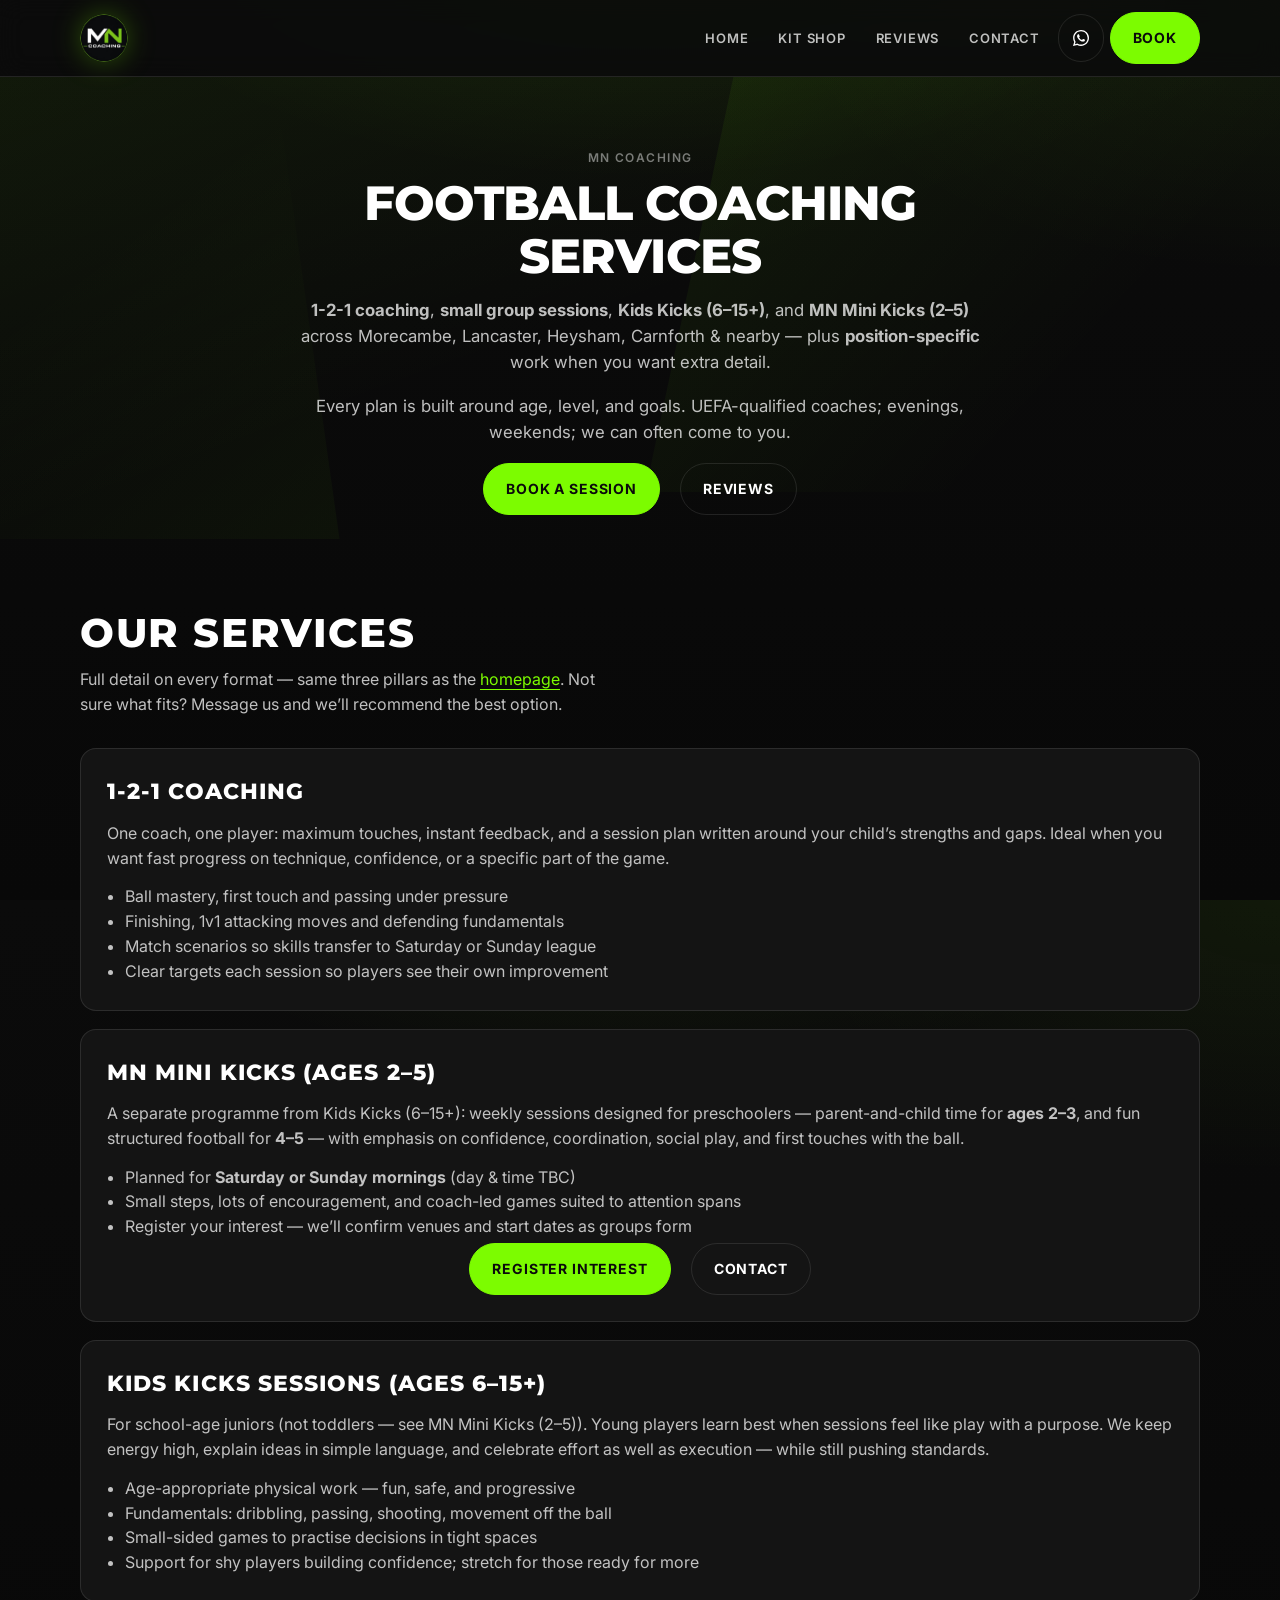
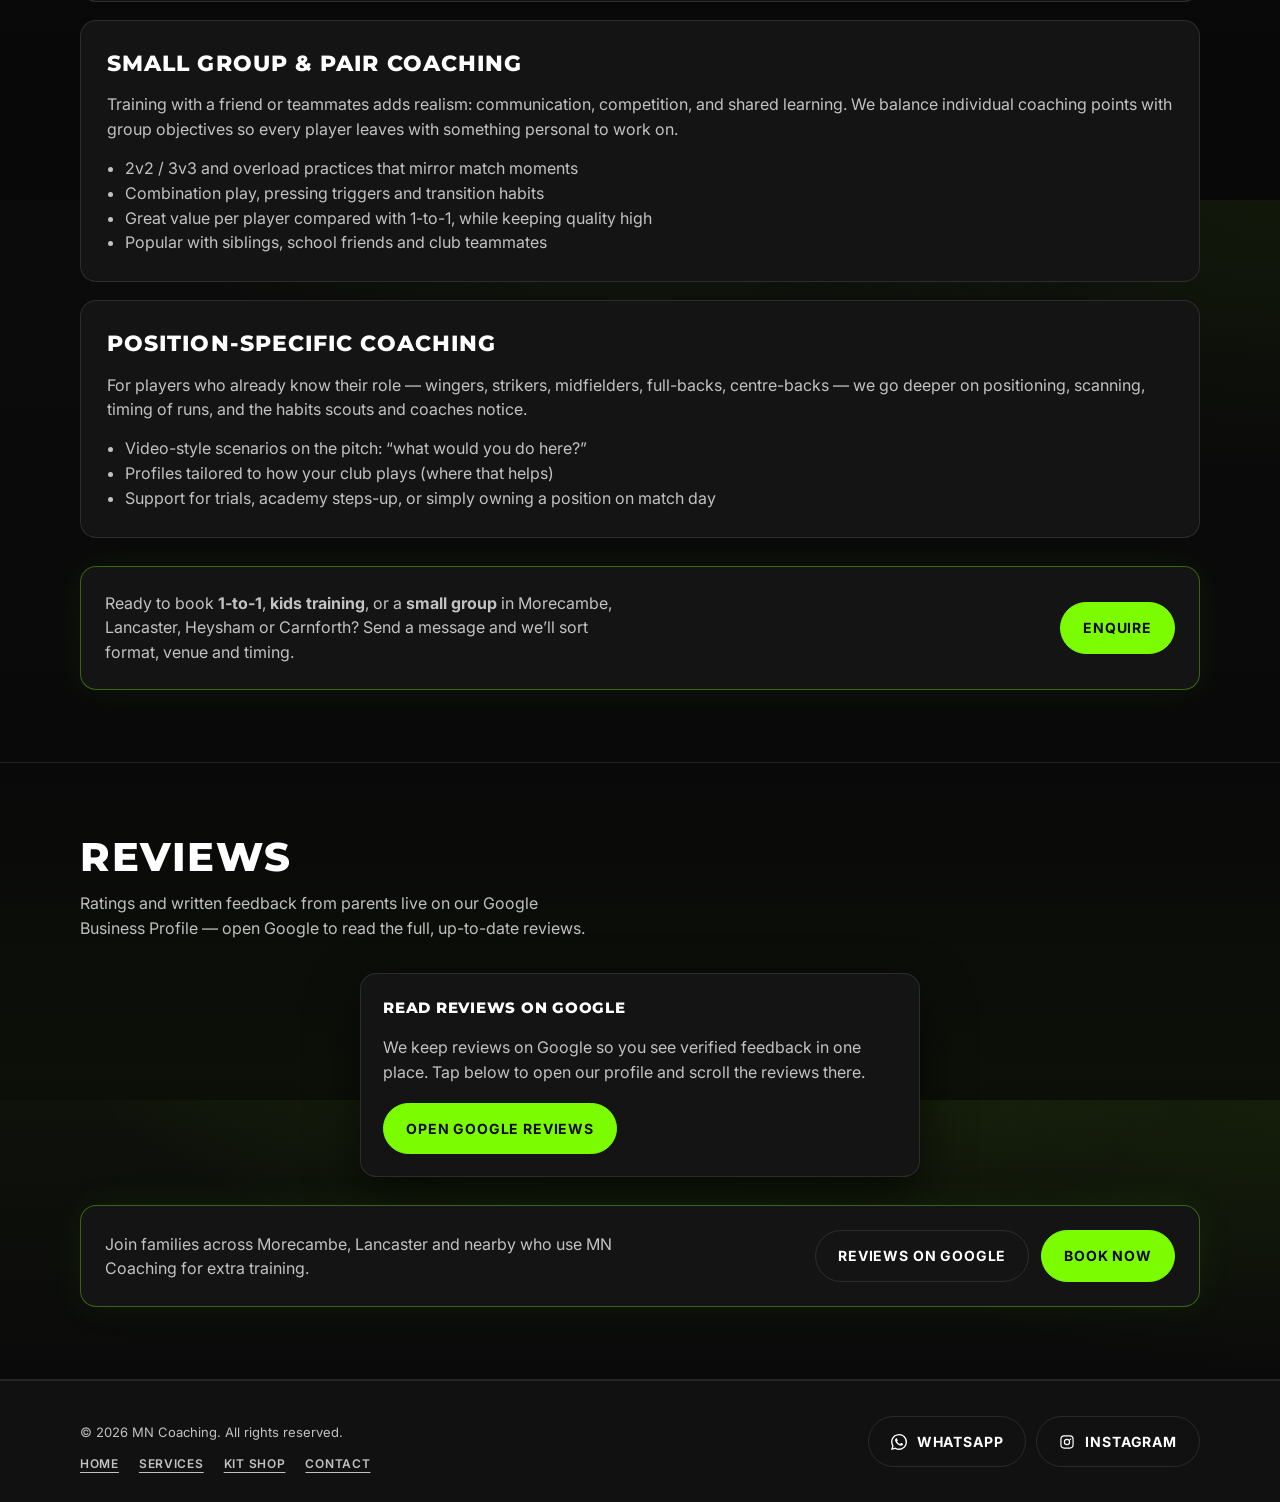
<file: services.html>
<!doctype html>
<html lang="en-GB">
  <head>
    <meta charset="UTF-8" />
    <meta name="viewport" content="width=device-width, initial-scale=1" />
    <!-- Google tag (gtag.js) — Google Ads AW-753350256 -->
    <link rel="preconnect" href="https://www.googletagmanager.com" />
    <link rel="preconnect" href="https://www.google-analytics.com" />
    <script async src="https://www.googletagmanager.com/gtag/js?id=AW-753350256"></script>
    <script>
      window.dataLayer = window.dataLayer || [];
      function gtag() {
        dataLayer.push(arguments);
      }
      gtag("js", new Date());
      gtag("config", "AW-753350256");
    </script>
    <title>Football Coaching Services | 1-to-1, Kids &amp; Groups | Morecambe &amp; Lancaster | MN Coaching</title>
    <meta
      name="description"
      content="MN Coaching services: 1-to-1 football coaching, kids training, small groups and position-specific sessions in Morecambe, Lancaster, Heysham &amp; Carnforth. UEFA-qualified coaches. Book today."
    />
    <meta name="robots" content="index, follow, max-image-preview:large, max-snippet:-1, max-video-preview:-1" />
    <meta name="author" content="MN Coaching" />
    <meta name="theme-color" content="#0b0b0b" />

    <link rel="canonical" href="https://mncoaching.co.uk/services.html" />

    <meta property="og:type" content="website" />
    <meta property="og:locale" content="en_GB" />
    <meta property="og:site_name" content="MN Coaching" />
    <meta property="og:url" content="https://mncoaching.co.uk/services.html" />
    <meta
      property="og:title"
      content="Football Coaching Services | MN Coaching | Morecambe &amp; Lancaster"
    />
    <meta
      property="og:description"
      content="1-to-1 sessions, kids football training, small groups &amp; position-specific coaching across Lancashire’s Bay area. See services and parent reviews."
    />

    <meta name="twitter:card" content="summary" />
    <meta name="twitter:title" content="Football Coaching Services | MN Coaching" />
    <meta
      name="twitter:description"
      content="Kids coaching, 1-to-1 and group sessions in Morecambe, Lancaster &amp; nearby. Read parent reviews and book."
    />

    <script type="application/ld+json">
      {
        "@context": "https://schema.org",
        "@graph": [
          {
            "@type": "WebSite",
            "@id": "https://mncoaching.co.uk/#website",
            "url": "https://mncoaching.co.uk/",
            "name": "MN Coaching"
          },
          {
            "@type": "WebPage",
            "@id": "https://mncoaching.co.uk/services.html#webpage",
            "url": "https://mncoaching.co.uk/services.html",
            "name": "Football coaching services — MN Coaching",
            "description": "1-to-1 football coaching, kids football training, small group sessions and position-specific development in Morecambe, Lancaster, Heysham, Carnforth and surrounding areas.",
            "isPartOf": { "@id": "https://mncoaching.co.uk/#website" },
            "inLanguage": "en-GB"
          },
          {
            "@type": "BreadcrumbList",
            "@id": "https://mncoaching.co.uk/services.html#breadcrumb",
            "itemListElement": [
              {
                "@type": "ListItem",
                "position": 1,
                "name": "Home",
                "item": "https://mncoaching.co.uk/"
              },
              {
                "@type": "ListItem",
                "position": 2,
                "name": "Services",
                "item": "https://mncoaching.co.uk/services.html"
              }
            ]
          },
          {
            "@type": "ItemList",
            "@id": "https://mncoaching.co.uk/services.html#services-list",
            "name": "MN Coaching football services",
            "itemListElement": [
              {
                "@type": "ListItem",
                "position": 1,
                "item": {
                  "@type": "Service",
                  "name": "MN Mini Kicks (ages 2–5)",
                  "description": "Weekly introductory sessions for toddlers and pre-schoolers: parent-and-child for 2–3s, structured fun for 4–5s. Register interest online.",
                  "provider": { "@id": "https://mncoaching.co.uk/#localbusiness" },
                  "url": "https://docs.google.com/forms/d/1qHRt_CTebqp7fzGn4LnAEVLxRA7yOFCWUo5jcwsUfqg/viewform",
                  "areaServed": "Morecambe, Lancaster, Heysham, Carnforth and Lancashire"
                }
              },
              {
                "@type": "ListItem",
                "position": 2,
                "item": {
                  "@type": "Service",
                  "name": "1-to-1 football coaching",
                  "description": "Individual sessions focused on technique, confidence and match impact for young players.",
                  "provider": { "@id": "https://mncoaching.co.uk/#localbusiness" },
                  "areaServed": "Morecambe, Lancaster, Heysham, Carnforth and Lancashire"
                }
              },
              {
                "@type": "ListItem",
                "position": 3,
                "item": {
                  "@type": "Service",
                  "name": "Kids Kicks sessions (ages 6–15+)",
                  "description": "Age-appropriate coaching for school-age juniors — fundamentals and fun in a positive environment.",
                  "provider": { "@id": "https://mncoaching.co.uk/#localbusiness" },
                  "areaServed": "Morecambe, Lancaster, Heysham, Carnforth and Lancashire"
                }
              },
              {
                "@type": "ListItem",
                "position": 4,
                "item": {
                  "@type": "Service",
                  "name": "Small group football coaching",
                  "description": "Pairs and small groups for game-realistic practice and shared learning.",
                  "provider": { "@id": "https://mncoaching.co.uk/#localbusiness" },
                  "areaServed": "Morecambe, Lancaster, Heysham, Carnforth and Lancashire"
                }
              },
              {
                "@type": "ListItem",
                "position": 5,
                "item": {
                  "@type": "Service",
                  "name": "Position-specific football coaching",
                  "description": "Focused development for wingers, strikers, midfielders, defenders and full-backs.",
                  "provider": { "@id": "https://mncoaching.co.uk/#localbusiness" },
                  "areaServed": "Morecambe, Lancaster, Heysham, Carnforth and Lancashire"
                }
              }
            ]
          },
          {
            "@type": "LocalBusiness",
            "@id": "https://mncoaching.co.uk/#localbusiness",
            "name": "MN Coaching",
            "url": "https://mncoaching.co.uk/",
            "telephone": "+447943869697",
            "serviceType": [
              "MN Mini Kicks (ages 2–5)",
              "Kids Kicks sessions (ages 6–15+)",
              "1-to-1 football coaching",
              "Small group football coaching",
              "Position-specific football coaching"
            ]
          }
        ]
      }
    </script>

    <link rel="preconnect" href="https://fonts.googleapis.com" />
    <link rel="preconnect" href="https://fonts.gstatic.com" crossorigin />
    <link
      href="https://fonts.googleapis.com/css2?family=Inter:wght@400;500;600;700&family=Montserrat:wght@600;700;800;900&display=swap"
      rel="stylesheet"
    />

    <link rel="stylesheet" href="./styles.css?v=5" />
    <link rel="icon" href="./favicon.svg" type="image/svg+xml" />
    <link rel="apple-touch-icon" href="./images/mn-coaching-logo.png" />
  </head>
  <body>
    <a class="skip-link" href="#main">Skip to content</a>

    <header class="site-header" data-header>
      <div class="container header-inner">
        <a class="brand brand--logo" href="index.html" aria-label="MN Coaching home">
          <span class="brand-logo-wrap" aria-hidden="true">
            <img
              class="brand-logo-img"
              src="./images/mn-coaching-logo.png?v=2"
              alt=""
              width="48"
              height="48"
              decoding="async"
            />
          </span>
        </a>

        <nav class="nav" aria-label="Primary">
          <button
            class="nav-toggle"
            type="button"
            aria-controls="primary-nav"
            aria-expanded="false"
            data-nav-toggle
          >
            <span class="nav-toggle-label">Menu</span>
            <span class="nav-toggle-icon" aria-hidden="true"></span>
          </button>

          <div class="nav-panel" id="primary-nav" data-nav-panel>
            <a class="nav-link" href="index.html">Home</a>
            <a class="nav-link" href="kit-shop.html">Kit Shop</a>
            <a class="nav-link" href="#parent-reviews">Reviews</a>
            <a class="nav-link" href="index.html#contact">Contact</a>
            <a
              class="btn btn-ghost btn-icon btn-nav-wa"
              href="https://wa.me/447943869697"
              target="_blank"
              rel="noopener noreferrer"
              aria-label="WhatsApp MN Coaching"
            >
              <svg class="icon" viewBox="0 0 24 24" aria-hidden="true" focusable="false">
                <path
                  d="M20.52 3.49A11.86 11.86 0 0 0 12.07 0C5.49 0 .14 5.35.14 11.93c0 2.1.55 4.16 1.6 5.97L0 24l6.27-1.64a11.9 11.9 0 0 0 5.8 1.49h.01c6.58 0 11.93-5.35 11.93-11.93 0-3.19-1.24-6.18-3.49-8.43zm-8.45 18.35h-.01a9.9 9.9 0 0 1-5.04-1.38l-.36-.21-3.72.97.99-3.63-.23-.37a9.9 9.9 0 0 1-1.52-5.28C2.18 6.45 6.6 2.03 12.07 2.03c2.64 0 5.13 1.03 6.99 2.9a9.82 9.82 0 0 1 2.9 7c0 5.47-4.42 9.91-9.89 9.91zm5.43-7.45c-.3-.15-1.77-.87-2.04-.97-.27-.1-.46-.15-.66.15-.2.3-.76.97-.93 1.17-.17.2-.35.22-.65.07-.3-.15-1.24-.46-2.37-1.48-.88-.78-1.47-1.74-1.65-2.03-.17-.3-.02-.46.13-.61.13-.13.3-.35.45-.52.15-.17.2-.3.3-.5.1-.2.05-.37-.02-.52-.07-.15-.66-1.58-.9-2.17-.24-.57-.48-.49-.66-.49h-.56c-.2 0-.52.07-.79.37-.27.3-1.03 1-1.03 2.43 0 1.43 1.05 2.82 1.19 3.02.15.2 2.05 3.13 4.95 4.39.69.3 1.23.48 1.65.61.69.22 1.31.19 1.8.11.55-.08 1.77-.72 2.02-1.42.25-.7.25-1.29.17-1.42-.07-.13-.27-.2-.57-.35z"
                  fill="currentColor"
                />
              </svg>
              <span class="btn-nav-wa__label">WhatsApp</span>
            </a>
            <a class="btn btn-primary nav-cta" href="index.html#contact">Book</a>
          </div>
        </nav>
      </div>
    </header>

    <main id="main">
      <div class="page-hero" id="top">
        <div class="hero-diagonal" aria-hidden="true"></div>
        <div class="hero-diagonal hero-diagonal--2" aria-hidden="true"></div>
        <div class="container">
          <p class="hero-kicker">MN Coaching</p>
          <h1>Football coaching services</h1>
          <p class="lead">
            <strong>1-2-1 coaching</strong>, <strong>small group sessions</strong>, <strong>Kids Kicks (6–15+)</strong>, and
            <strong><a href="#service-mini-kicks">MN Mini Kicks (2–5)</a></strong> across Morecambe, Lancaster, Heysham,
            Carnforth &amp; nearby — plus <strong>position-specific</strong> work when you want extra detail.
          </p>
          <p class="lead">
            Every plan is built around age, level, and goals. UEFA-qualified coaches; evenings, weekends; we can often
            come to you.
          </p>
          <div class="hero-actions">
            <a class="btn btn-primary" href="index.html#contact">Book a session</a>
            <a class="btn btn-ghost" href="#parent-reviews">Reviews</a>
          </div>
        </div>
      </div>

      <section class="section" aria-labelledby="services-heading">
        <div class="container">
          <div class="section-head">
            <h2 id="services-heading">Our services</h2>
            <p class="muted">
              Full detail on every format — same three pillars as the <a href="index.html">homepage</a>. Not sure what
              fits? Message us and we’ll recommend the best option.
            </p>
          </div>

          <article class="service-detail" id="service-one-to-one">
            <h2>1-2-1 coaching</h2>
            <p class="lede">
              One coach, one player: maximum touches, instant feedback, and a session plan written around your child’s
              strengths and gaps. Ideal when you want fast progress on technique, confidence, or a specific part of the
              game.
            </p>
            <ul class="bullets">
              <li>Ball mastery, first touch and passing under pressure</li>
              <li>Finishing, 1v1 attacking moves and defending fundamentals</li>
              <li>Match scenarios so skills transfer to Saturday or Sunday league</li>
              <li>Clear targets each session so players see their own improvement</li>
            </ul>
          </article>

          <article class="service-detail" id="service-mini-kicks">
            <h2>MN Mini Kicks (ages 2–5)</h2>
            <p class="lede">
              A separate programme from <a href="#service-kids">Kids Kicks (6–15+)</a>: weekly sessions designed for
              preschoolers — parent-and-child time for <strong>ages 2–3</strong>, and fun structured football for
              <strong>4–5</strong> — with emphasis on confidence, coordination, social play, and first touches with the
              ball.
            </p>
            <ul class="bullets">
              <li>Planned for <strong>Saturday or Sunday mornings</strong> (day &amp; time TBC)</li>
              <li>Small steps, lots of encouragement, and coach-led games suited to attention spans</li>
              <li>Register your interest — we’ll confirm venues and start dates as groups form</li>
            </ul>
            <div class="hero-actions">
              <a
                class="btn btn-primary"
                href="https://docs.google.com/forms/d/1qHRt_CTebqp7fzGn4LnAEVLxRA7yOFCWUo5jcwsUfqg/viewform"
                target="_blank"
                rel="noopener noreferrer"
                >Register interest</a
              >
              <a class="btn btn-ghost" href="index.html#contact">Contact</a>
            </div>
          </article>

          <article class="service-detail" id="service-kids">
            <h2>Kids Kicks sessions (ages 6–15+)</h2>
            <p class="lede">
              For school-age juniors (not toddlers — see <a href="#service-mini-kicks">MN Mini Kicks (2–5)</a>). Young
              players learn best when sessions feel like play with a purpose. We keep energy high, explain ideas in
              simple language, and celebrate effort as well as execution — while still pushing standards.
            </p>
            <ul class="bullets">
              <li>Age-appropriate physical work — fun, safe, and progressive</li>
              <li>Fundamentals: dribbling, passing, shooting, movement off the ball</li>
              <li>Small-sided games to practise decisions in tight spaces</li>
              <li>Support for shy players building confidence; stretch for those ready for more</li>
            </ul>
          </article>

          <article class="service-detail" id="service-groups">
            <h2>Small group &amp; pair coaching</h2>
            <p class="lede">
              Training with a friend or teammates adds realism: communication, competition, and shared learning. We
              balance individual coaching points with group objectives so every player leaves with something personal to
              work on.
            </p>
            <ul class="bullets">
              <li>2v2 / 3v3 and overload practices that mirror match moments</li>
              <li>Combination play, pressing triggers and transition habits</li>
              <li>Great value per player compared with 1-to-1, while keeping quality high</li>
              <li>Popular with siblings, school friends and club teammates</li>
            </ul>
          </article>

          <article class="service-detail" id="service-position">
            <h2>Position-specific coaching</h2>
            <p class="lede">
              For players who already know their role — wingers, strikers, midfielders, full-backs, centre-backs — we go
              deeper on positioning, scanning, timing of runs, and the habits scouts and coaches notice.
            </p>
            <ul class="bullets">
              <li>Video-style scenarios on the pitch: “what would you do here?”</li>
              <li>Profiles tailored to how your club plays (where that helps)</li>
              <li>Support for trials, academy steps-up, or simply owning a position on match day</li>
            </ul>
          </article>

          <div class="cta-banner">
            <p>
              Ready to book <strong>1-to-1</strong>, <strong>kids training</strong>, or a <strong>small group</strong> in
              Morecambe, Lancaster, Heysham or Carnforth? Send a message and we’ll sort format, venue and timing.
            </p>
            <a class="btn btn-primary" href="index.html#contact">Enquire</a>
          </div>
        </div>
      </section>

      <section class="section section-alt" id="parent-reviews" aria-labelledby="reviews-heading">
        <div class="container">
          <div class="section-head">
            <h2 id="reviews-heading">Reviews</h2>
            <p class="muted">
              Ratings and written feedback from parents live on our Google Business Profile — open Google to read the
              full, up-to-date reviews.
            </p>
          </div>

          <div class="reviews-google-panel card">
            <h3 class="card-title">Read reviews on Google</h3>
            <p class="muted">
              We keep reviews on Google so you see verified feedback in one place. Tap below to open our profile and
              scroll the reviews there.
            </p>
            <p class="reviews-google-panel__cta">
              <a
                class="btn btn-primary"
                href="https://share.google/KTumyRETgQPmJB51i"
                target="_blank"
                rel="noopener noreferrer"
                >Open Google reviews</a>
            </p>
          </div>

          <div class="cta-banner">
            <p>Join families across Morecambe, Lancaster and nearby who use MN Coaching for extra training.</p>
            <div class="cta-banner-actions">
              <a
                class="btn btn-ghost"
                href="https://share.google/KTumyRETgQPmJB51i"
                target="_blank"
                rel="noopener noreferrer"
                >Reviews on Google</a>
              <a class="btn btn-primary" href="index.html#contact">Book now</a>
            </div>
          </div>
        </div>
      </section>
    </main>

    <footer class="site-footer">
      <div class="container footer-inner">
        <div>
          <p class="small muted">© <span id="year"></span> MN Coaching. All rights reserved.</p>
          <nav class="footer-links" aria-label="Footer">
            <a href="index.html">Home</a>
            <a href="services.html">Services</a>
            <a href="kit-shop.html">Kit Shop</a>
            <a href="index.html#contact">Contact</a>
          </nav>
        </div>
        <div class="footer-social">
          <a
            class="btn btn-ghost btn-icon"
            href="https://wa.me/447943869697"
            target="_blank"
            rel="noopener noreferrer"
            aria-label="Message MN Coaching on WhatsApp"
          >
            <svg class="icon" viewBox="0 0 24 24" aria-hidden="true" focusable="false">
              <path
                d="M20.52 3.49A11.86 11.86 0 0 0 12.07 0C5.49 0 .14 5.35.14 11.93c0 2.1.55 4.16 1.6 5.97L0 24l6.27-1.64a11.9 11.9 0 0 0 5.8 1.49h.01c6.58 0 11.93-5.35 11.93-11.93 0-3.19-1.24-6.18-3.49-8.43zm-8.45 18.35h-.01a9.9 9.9 0 0 1-5.04-1.38l-.36-.21-3.72.97.99-3.63-.23-.37a9.9 9.9 0 0 1-1.52-5.28C2.18 6.45 6.6 2.03 12.07 2.03c2.64 0 5.13 1.03 6.99 2.9a9.82 9.82 0 0 1 2.9 7c0 5.47-4.42 9.91-9.89 9.91zm5.43-7.45c-.3-.15-1.77-.87-2.04-.97-.27-.1-.46-.15-.66.15-.2.3-.76.97-.93 1.17-.17.2-.35.22-.65.07-.3-.15-1.24-.46-2.37-1.48-.88-.78-1.47-1.74-1.65-2.03-.17-.3-.02-.46.13-.61.13-.13.3-.35.45-.52.15-.17.2-.3.3-.5.1-.2.05-.37-.02-.52-.07-.15-.66-1.58-.9-2.17-.24-.57-.48-.49-.66-.49h-.56c-.2 0-.52.07-.79.37-.27.3-1.03 1-1.03 2.43 0 1.43 1.05 2.82 1.19 3.02.15.2 2.05 3.13 4.95 4.39.69.3 1.23.48 1.65.61.69.22 1.31.19 1.8.11.55-.08 1.77-.72 2.02-1.42.25-.7.25-1.29.17-1.42-.07-.13-.27-.2-.57-.35z"
                fill="currentColor"
              />
            </svg>
            WhatsApp
          </a>
          <a
            class="btn btn-ghost btn-icon"
            href="https://instagram.com/MN_Football_coaching"
            target="_blank"
            rel="noopener noreferrer"
            aria-label="View MN Coaching Instagram profile"
          >
            <svg class="icon" viewBox="0 0 24 24" aria-hidden="true" focusable="false">
              <path
                d="M7.75 2h8.5A5.76 5.76 0 0 1 22 7.75v8.5A5.76 5.76 0 0 1 16.25 22h-8.5A5.76 5.76 0 0 1 2 16.25v-8.5A5.76 5.76 0 0 1 7.75 2zm0 1.8A3.95 3.95 0 0 0 3.8 7.75v8.5a3.95 3.95 0 0 0 3.95 3.95h8.5a3.95 3.95 0 0 0 3.95-3.95v-8.5a3.95 3.95 0 0 0-3.95-3.95h-8.5zM12 7.2A4.8 4.8 0 1 1 7.2 12 4.81 4.81 0 0 1 12 7.2zm0 1.8A3 3 0 1 0 15 12a3 3 0 0 0-3-3zm5.22-2.3a1.14 1.14 0 1 1-1.14 1.14 1.14 1.14 0 0 1 1.14-1.14z"
                fill="currentColor"
              />
            </svg>
            Instagram
          </a>
        </div>
      </div>
    </footer>

    <div class="sticky-cta" role="region" aria-label="Quick booking">
      <div class="sticky-cta-inner">
        <a class="btn btn-primary" href="index.html#contact">Book a session</a>
        <a class="btn btn-ghost" href="https://wa.me/447943869697" target="_blank" rel="noopener noreferrer">WhatsApp</a>
      </div>
    </div>

    <script src="./script.js?v=4" defer></script>
  </body>
</html>
</file>
<file: styles.css>
/* MN Coaching — premium athletic dark theme */

:root {
  --primary: #7cfc00;
  --primary-hover: #8fff33;
  --primary-muted: rgba(124, 252, 0, 0.15);
  --primary-glow: rgba(124, 252, 0, 0.45);
  --bg: #0b0b0b;
  --bg-2: #111111;
  --bg-elevated: #141414;
  --text: #ffffff;
  --muted: rgba(255, 255, 255, 0.74);
  --border: rgba(255, 255, 255, 0.1);
  --border-strong: rgba(124, 252, 0, 0.35);
  --panel: rgba(255, 255, 255, 0.04);
  --panel-2: rgba(255, 255, 255, 0.06);
  --shadow: 0 20px 50px rgba(0, 0, 0, 0.55);
  --shadow-glow: 0 0 32px var(--primary-glow);
  --radius: 16px;
  --radius-sm: 12px;
  --radius-pill: 999px;
  --container: 1120px;
  --ring: 0 0 0 3px var(--bg), 0 0 0 5px var(--primary);
  --ease: cubic-bezier(0.4, 0, 0.2, 1);
  --duration: 0.25s;
  --font-display: "Montserrat", system-ui, sans-serif;
  --font-heading: "Montserrat", system-ui, sans-serif;
  --font-body: Inter, system-ui, -apple-system, Segoe UI, Roboto, Arial, sans-serif;
  --sticky-cta-h: 64px;
}

*,
*::before,
*::after {
  box-sizing: border-box;
}

html,
body {
  height: 100%;
}

body {
  margin: 0;
  font-family: var(--font-body);
  color: var(--text);
  background-color: var(--bg);
  background-image:
    radial-gradient(ellipse 100% 80% at 50% -20%, rgba(124, 252, 0, 0.12), transparent 50%),
    radial-gradient(900px 500px at 100% 0%, rgba(124, 252, 0, 0.06), transparent 55%),
    linear-gradient(180deg, var(--bg) 0%, #080808 100%);
  line-height: 1.55;
  padding-bottom: env(safe-area-inset-bottom, 0);
}

@media (max-width: 880px) {
  body {
    padding-bottom: calc(var(--sticky-cta-h) + env(safe-area-inset-bottom, 12px) + 8px);
  }
}

a {
  color: inherit;
  text-decoration: none;
}

a:hover {
  color: var(--primary);
}

.container {
  width: min(var(--container), calc(100% - 32px));
  margin: 0 auto;
}

.skip-link {
  position: absolute;
  left: -9999px;
  top: 10px;
  padding: 10px 14px;
  border-radius: var(--radius-sm);
  background: var(--text);
  color: var(--bg);
  z-index: 999;
  font-weight: 600;
}

.skip-link:focus {
  left: 12px;
  outline: none;
  box-shadow: var(--ring);
}

/* —— Header —— */
.site-header {
  position: sticky;
  top: 0;
  z-index: 50;
  backdrop-filter: blur(12px);
  background: rgba(11, 11, 11, 0.82);
  border-bottom: 1px solid var(--border);
}

.header-inner {
  display: flex;
  align-items: center;
  justify-content: space-between;
  gap: 16px;
  padding: 12px 0;
}

.brand {
  display: inline-flex;
  align-items: center;
  gap: 12px;
  font-weight: 800;
  letter-spacing: 0.04em;
  transition: opacity var(--duration) var(--ease);
}

.brand:hover {
  opacity: 0.92;
  color: inherit;
}

.brand:hover .brand-text {
  color: var(--text);
}

.brand--logo {
  gap: 0;
}

.brand-logo-wrap {
  display: inline-flex;
  align-items: center;
  justify-content: center;
  line-height: 0;
  border-radius: 50%;
  overflow: hidden;
  filter: drop-shadow(0 0 14px rgba(124, 252, 0, 0.28));
  transition: filter var(--duration) var(--ease), transform var(--duration) var(--ease);
}

.brand-logo-img {
  display: block;
  height: 48px;
  width: 48px;
  object-fit: cover;
  border-radius: 50%;
}

.brand:hover .brand-logo-wrap {
  filter: drop-shadow(0 0 20px rgba(124, 252, 0, 0.5));
  transform: scale(1.03);
}

@media (max-width: 480px) {
  .brand-logo-img {
    height: 42px;
    width: 42px;
  }
}

.brand-mark {
  display: grid;
  place-items: center;
  width: 44px;
  height: 44px;
  border-radius: 10px;
  background: linear-gradient(145deg, var(--primary) 0%, #5fd100 100%);
  color: var(--bg);
  font-family: var(--font-heading);
  font-size: 15px;
  font-weight: 800;
  box-shadow: 0 0 20px rgba(124, 252, 0, 0.35), 0 8px 24px rgba(0, 0, 0, 0.4);
  flex-shrink: 0;
}

.brand-text {
  font-family: var(--font-heading);
  font-size: 0.95rem;
  font-weight: 800;
  color: var(--text);
  letter-spacing: 0.14em;
  line-height: 1;
  text-transform: uppercase;
}

.nav {
  display: flex;
  align-items: center;
  gap: 12px;
}

.nav-toggle {
  display: none;
  align-items: center;
  justify-content: center;
  gap: 10px;
  min-height: 48px;
  min-width: 48px;
  border: 1px solid var(--border);
  background: var(--panel-2);
  color: var(--text);
  border-radius: var(--radius-pill);
  padding: 10px 14px;
  cursor: pointer;
  transition: background var(--duration) var(--ease), border-color var(--duration) var(--ease);
}

.nav-toggle:hover {
  border-color: var(--border-strong);
  background: var(--primary-muted);
}

.nav-toggle:focus-visible {
  outline: none;
  box-shadow: var(--ring);
}

.nav-toggle-icon {
  width: 20px;
  height: 14px;
  position: relative;
  display: inline-block;
}

.nav-toggle-icon::before,
.nav-toggle-icon::after {
  content: "";
  position: absolute;
  left: 0;
  right: 0;
  height: 2px;
  background: var(--text);
  border-radius: var(--radius-pill);
  transition: transform var(--duration) var(--ease);
}

.nav-toggle-icon::before {
  top: 0;
}

.nav-toggle-icon::after {
  bottom: 0;
}

.nav-panel {
  display: flex;
  align-items: center;
  gap: 6px;
  flex-wrap: wrap;
  justify-content: flex-end;
}

.nav-link {
  font-size: 13px;
  font-weight: 600;
  text-transform: uppercase;
  letter-spacing: 0.06em;
  color: var(--muted);
  padding: 10px 12px;
  border-radius: var(--radius-pill);
  transition: color var(--duration) var(--ease), background var(--duration) var(--ease);
}

.nav-link:hover {
  color: var(--text);
  background: var(--panel-2);
}

.nav-link:focus-visible {
  outline: none;
  box-shadow: var(--ring);
}

/* —— Buttons —— */
.btn {
  display: inline-flex;
  align-items: center;
  justify-content: center;
  border-radius: var(--radius-pill);
  padding: 14px 22px;
  font-weight: 700;
  font-size: 14px;
  text-transform: uppercase;
  letter-spacing: 0.06em;
  border: 1px solid transparent;
  cursor: pointer;
  transition:
    transform var(--duration) var(--ease),
    background var(--duration) var(--ease),
    border-color var(--duration) var(--ease),
    box-shadow var(--duration) var(--ease),
    color var(--duration) var(--ease);
  white-space: nowrap;
  min-height: 48px;
}

.btn:active {
  transform: translateY(1px);
}

.btn:focus-visible {
  outline: none;
  box-shadow: var(--ring);
}

.btn-primary {
  background: var(--primary);
  color: var(--bg);
  border-color: var(--primary);
  box-shadow: 0 0 0 0 transparent;
}

.btn-primary:hover {
  background: var(--primary-hover);
  border-color: var(--primary-hover);
  box-shadow: 0 0 28px rgba(124, 252, 0, 0.45);
}

.btn-ghost {
  background: transparent;
  border-color: var(--border);
  color: var(--text);
}

.btn-ghost:hover {
  background: var(--panel-2);
  border-color: rgba(124, 252, 0, 0.4);
  color: var(--primary);
}

.btn-icon {
  gap: 10px;
}

.btn-full {
  margin-top: 16px;
  width: 100%;
  justify-content: center;
}

.btn-nav-wa {
  position: relative;
}

@media (min-width: 881px) {
  .btn-nav-wa {
    padding-left: 14px;
    padding-right: 14px;
  }

  .btn-nav-wa__label {
    position: absolute;
    width: 1px;
    height: 1px;
    padding: 0;
    margin: -1px;
    overflow: hidden;
    clip: rect(0, 0, 0, 0);
    white-space: nowrap;
    border: 0;
  }
}

.icon {
  width: 16px;
  height: 16px;
  max-width: 16px;
  max-height: 16px;
  flex: 0 0 16px;
  display: block;
  flex-shrink: 0;
}

/* —— Hero —— */
.hero {
  position: relative;
  padding: clamp(40px, 8vw, 72px) 0 clamp(36px, 5vw, 56px);
  overflow: hidden;
}

.hero::before {
  content: "";
  position: absolute;
  inset: 0;
  background: linear-gradient(165deg, transparent 40%, rgba(124, 252, 0, 0.04) 100%);
  pointer-events: none;
}

.hero-diagonal {
  position: absolute;
  top: -30%;
  right: -25%;
  width: 70%;
  height: 120%;
  background: linear-gradient(125deg, rgba(124, 252, 0, 0.07) 0%, transparent 55%);
  transform: skewX(-12deg);
  pointer-events: none;
}

.hero-diagonal--2 {
  left: -20%;
  right: auto;
  top: 10%;
  width: 45%;
  background: linear-gradient(-35deg, rgba(124, 252, 0, 0.05) 0%, transparent 60%);
  transform: skewX(8deg);
}

.hero-grid {
  position: relative;
  display: grid;
  grid-template-columns: 1fr;
  gap: 0;
  align-items: center;
  text-align: center;
  max-width: 680px;
  margin: 0 auto;
}

.hero-copy {
  position: relative;
  z-index: 1;
}

.hero-kicker {
  margin: 0 0 10px;
  font-size: 0.75rem;
  font-weight: 600;
  letter-spacing: 0.12em;
  text-transform: uppercase;
  color: rgba(255, 255, 255, 0.45);
}

.hero-text-link {
  display: inline-flex;
  align-items: center;
  min-height: 48px;
  padding: 0 8px;
  font-size: 0.9375rem;
  font-weight: 600;
  color: var(--muted);
  text-decoration: underline;
  text-decoration-color: rgba(255, 255, 255, 0.25);
  text-underline-offset: 5px;
  transition: color var(--duration) var(--ease), text-decoration-color var(--duration) var(--ease);
}

.hero-text-link:hover {
  color: var(--primary);
  text-decoration-color: var(--primary);
}

.hero-benefits {
  list-style: none;
  padding: 0;
  margin: 24px auto 0;
  display: grid;
  grid-template-columns: 1fr;
  gap: 10px 20px;
  max-width: 32rem;
  text-align: center;
  justify-items: center;
}

.hero-benefits li {
  position: relative;
  padding: 12px 0 0;
  font-size: 0.875rem;
  color: rgba(255, 255, 255, 0.78);
  line-height: 1.4;
  max-width: 26rem;
}

.hero-benefits li::before {
  content: "";
  position: absolute;
  left: 50%;
  top: 0;
  transform: translateX(-50%);
  width: 36px;
  height: 3px;
  border-radius: 2px;
  background: var(--primary);
  box-shadow: 0 0 12px rgba(124, 252, 0, 0.35);
}

.hero-title {
  font-family: var(--font-heading);
  font-weight: 900;
  font-size: clamp(2rem, 4.5vw, 3rem);
  line-height: 1.1;
  margin: 0 0 12px;
  letter-spacing: -0.03em;
  color: var(--text);
}

.hero-title__co {
  color: var(--primary);
}

.eyebrow {
  display: inline-flex;
  gap: 10px;
  align-items: center;
  padding: 10px 16px;
  border-radius: var(--radius-pill);
  background: var(--primary-muted);
  border: 1px solid var(--border-strong);
  color: var(--primary);
  font-weight: 700;
  font-size: 12px;
  text-transform: uppercase;
  letter-spacing: 0.14em;
  margin: 0 0 20px;
}

.hero-subtitle {
  font-family: var(--font-heading);
  font-size: clamp(0.75rem, 1.4vw, 0.875rem);
  font-weight: 600;
  text-transform: uppercase;
  letter-spacing: 0.11em;
  color: var(--primary);
  margin: 0 0 16px;
  max-width: 36em;
  margin-left: auto;
  margin-right: auto;
}

.hero-lead {
  font-size: 0.96875rem;
  color: var(--muted);
  max-width: 46ch;
  margin: 0 auto 20px;
  text-align: center;
  line-height: 1.6;
}

.hero-actions {
  display: flex;
  flex-wrap: wrap;
  gap: 12px 20px;
  align-items: center;
  justify-content: center;
  margin-bottom: 0;
  margin-top: 4px;
}

.badge {
  padding: 8px 14px;
  border-radius: var(--radius-pill);
  background: var(--panel);
  border: 1px solid var(--border);
  color: var(--muted);
  font-size: 12px;
  font-weight: 600;
  letter-spacing: 0.02em;
}

/* —— Sections —— */
.section {
  padding: clamp(48px, 8vw, 72px) 0;
}

.section-alt {
  background: linear-gradient(180deg, transparent, rgba(124, 252, 0, 0.03), transparent);
  border-top: 1px solid var(--border);
  border-bottom: 1px solid var(--border);
}

.section-head {
  display: grid;
  gap: 12px;
  margin-bottom: 32px;
  max-width: 52ch;
  text-align: center;
  margin-left: auto;
  margin-right: auto;
}

.section-head h2,
.section-head .h2-like {
  font-family: var(--font-heading);
  font-weight: 800;
  font-size: clamp(1.75rem, 3.5vw, 2.5rem);
  letter-spacing: 0.04em;
  text-transform: uppercase;
  line-height: 1.1;
  margin: 0;
}

.section-head .muted {
  margin: 0;
  font-size: 1rem;
}

.muted {
  color: var(--muted);
}

.section-head a {
  color: var(--primary);
  text-decoration: underline;
  text-underline-offset: 4px;
}

.small {
  font-size: 13px;
}

.center {
  text-align: center;
}

.reviews-crosslink {
  margin-top: 20px;
}

.reviews-google-panel {
  max-width: 56ch;
  margin: 0 auto 22px;
}

.reviews-google-panel__cta {
  margin: 18px 0 0;
}

.cta-banner-actions {
  display: flex;
  flex-wrap: wrap;
  gap: 12px;
  align-items: center;
  justify-content: flex-end;
}

/* —— Service cards —— */
.grid-3 {
  display: grid;
  grid-template-columns: repeat(3, 1fr);
  gap: 20px;
}

.grid-2 {
  display: grid;
  grid-template-columns: repeat(2, 1fr);
  gap: 20px;
}

.service-card {
  border-radius: var(--radius);
  padding: 28px 22px;
  background: var(--bg-elevated);
  border: 1px solid var(--border);
  box-shadow: var(--shadow);
  transition:
    transform var(--duration) var(--ease),
    border-color var(--duration) var(--ease),
    box-shadow var(--duration) var(--ease);
  height: 100%;
  display: flex;
  flex-direction: column;
  align-items: center;
  text-align: center;
}

.service-card:hover {
  transform: translateY(-4px) scale(1.02);
  border-color: var(--border-strong);
  box-shadow: var(--shadow), 0 0 40px rgba(124, 252, 0, 0.12);
}

.service-card__icon {
  width: 56px;
  height: 56px;
  margin-bottom: 18px;
  color: var(--primary);
  flex-shrink: 0;
}

.service-card__icon svg {
  width: 100%;
  height: 100%;
  stroke: currentColor;
  fill: none;
  stroke-width: 1.5;
  stroke-linecap: round;
  stroke-linejoin: round;
}

.service-card h3 {
  font-family: var(--font-heading);
  font-size: 1.05rem;
  font-weight: 800;
  text-transform: uppercase;
  letter-spacing: 0.06em;
  margin: 0 0 12px;
  color: var(--text);
}

.service-card p {
  margin: 0;
  color: var(--muted);
  font-size: 0.95rem;
  flex-grow: 1;
}

.service-card .btn {
  margin-top: 20px;
  width: 100%;
  max-width: 220px;
}

/* Legacy .feature — keep for any stray use */
.feature {
  border-radius: var(--radius);
  padding: 22px;
  background: var(--bg-elevated);
  border: 1px solid var(--border);
  min-height: 100%;
  transition: transform var(--duration) var(--ease), box-shadow var(--duration) var(--ease);
}

.feature:hover {
  transform: translateY(-2px);
  box-shadow: 0 0 30px rgba(124, 252, 0, 0.08);
}

.card {
  border-radius: var(--radius);
  padding: 22px;
  background: var(--bg-elevated);
  border: 1px solid var(--border);
  box-shadow: var(--shadow);
  transition: border-color var(--duration) var(--ease), box-shadow var(--duration) var(--ease);
}

.card:hover {
  border-color: rgba(124, 252, 0, 0.2);
}

.card-title {
  font-family: var(--font-heading);
  font-weight: 800;
  text-transform: uppercase;
  letter-spacing: 0.05em;
  font-size: 0.95rem;
  margin: 0 0 12px;
}

.bullets,
.checklist {
  padding-left: 18px;
  margin: 10px 0 0;
  color: var(--muted);
}

.checklist {
  list-style: none;
  padding-left: 0;
  margin-top: 12px;
}

.checklist li {
  position: relative;
  padding-left: 28px;
  margin: 10px 0;
}

.checklist li::before {
  content: "";
  position: absolute;
  left: 0;
  top: 8px;
  width: 12px;
  height: 12px;
  border-radius: 3px;
  background: var(--primary);
  box-shadow: 0 0 12px rgba(124, 252, 0, 0.5);
}

.divider {
  height: 1px;
  background: var(--border);
  margin: 16px 0;
}

.split {
  display: grid;
  grid-template-columns: 1.1fr 0.9fr;
  gap: 24px;
  align-items: start;
}

.split h2 {
  font-family: var(--font-heading);
  font-weight: 800;
  font-size: clamp(1.75rem, 3.5vw, 2.35rem);
  letter-spacing: 0.03em;
  text-transform: uppercase;
  line-height: 1.1;
  margin: 0 0 12px;
}

.stats {
  display: grid;
  grid-template-columns: repeat(3, 1fr);
  gap: 12px;
  margin-top: 20px;
}

.stat {
  border-radius: var(--radius-sm);
  padding: 14px;
  border: 1px solid var(--border);
  background: var(--panel);
}

.stat-number {
  font-family: var(--font-heading);
  font-weight: 800;
  letter-spacing: 0.04em;
  font-size: 1.1rem;
  color: var(--primary);
}

.stat-label {
  font-size: 12px;
  color: var(--muted);
  margin-top: 6px;
  text-transform: uppercase;
  letter-spacing: 0.06em;
}

.price {
  position: relative;
}

.price .btn {
  margin-top: 16px;
}

.pill {
  position: absolute;
  top: 14px;
  right: 14px;
  padding: 6px 12px;
  border-radius: var(--radius-pill);
  font-size: 11px;
  font-weight: 800;
  text-transform: uppercase;
  letter-spacing: 0.08em;
  background: var(--primary);
  color: var(--bg);
}

.highlight {
  border-color: var(--border-strong);
  box-shadow: 0 0 32px rgba(124, 252, 0, 0.1);
}

h1:not(.hero-title) {
  font-family: var(--font-heading);
  font-weight: 800;
  font-size: clamp(2rem, 4vw, 3rem);
  line-height: 1.1;
  margin: 0 0 14px;
  letter-spacing: -0.02em;
  text-transform: uppercase;
}

h2 {
  font-family: var(--font-heading);
  font-size: clamp(1.35rem, 2.4vw, 1.6rem);
  font-weight: 800;
  text-transform: uppercase;
  letter-spacing: 0.05em;
  margin: 0;
}

h3 {
  font-family: var(--font-heading);
  font-size: 1rem;
  font-weight: 700;
  margin: 0 0 10px;
}

.lead {
  margin: 0 0 18px;
  color: var(--muted);
  font-size: 1.05rem;
}

.form {
  display: grid;
  grid-template-columns: 1fr 1fr;
  gap: 14px;
}

.field {
  display: grid;
  gap: 8px;
}

.field.full {
  grid-column: 1 / -1;
}

label {
  font-size: 12px;
  font-weight: 600;
  text-transform: uppercase;
  letter-spacing: 0.06em;
  color: var(--muted);
}

input,
select,
textarea {
  width: 100%;
  border-radius: var(--radius-sm);
  border: 1px solid var(--border);
  background: var(--bg);
  color: var(--text);
  padding: 14px 14px;
  font: inherit;
  min-height: 48px;
  transition: border-color var(--duration) var(--ease), box-shadow var(--duration) var(--ease);
}

textarea {
  resize: vertical;
  min-height: 140px;
}

input:focus-visible,
select:focus-visible,
textarea:focus-visible {
  outline: none;
  border-color: var(--primary);
  box-shadow: 0 0 0 3px var(--primary-muted);
}

.form-actions {
  display: grid;
  gap: 10px;
  align-items: start;
}

.social-links {
  display: grid;
  gap: 12px;
}

.social-links .btn {
  width: 100%;
}

.site-footer {
  border-top: 1px solid var(--border);
  padding: 28px 0;
  background: var(--bg-2);
}

.footer-inner {
  display: flex;
  justify-content: space-between;
  gap: 16px;
  flex-wrap: wrap;
  align-items: center;
}

.footer-social {
  display: flex;
  gap: 10px;
  flex-wrap: wrap;
}

.footer-links {
  display: flex;
  flex-wrap: wrap;
  gap: 12px 20px;
  align-items: center;
}

.footer-links a {
  color: var(--muted);
  text-decoration: underline;
  text-underline-offset: 4px;
  font-weight: 600;
  text-transform: uppercase;
  font-size: 12px;
  letter-spacing: 0.06em;
}

.footer-links a:hover {
  color: var(--primary);
}

/* Page hero (services) */
.page-hero {
  position: relative;
  padding: clamp(40px, 8vw, 72px) 0 24px;
  overflow: hidden;
  text-align: center;
}

.page-hero::before {
  content: "";
  position: absolute;
  inset: 0;
  background: linear-gradient(160deg, rgba(124, 252, 0, 0.06), transparent 50%);
  pointer-events: none;
}

.page-hero .container {
  position: relative;
  z-index: 1;
}

.page-hero h1 {
  max-width: 18ch;
  margin-left: auto;
  margin-right: auto;
}

.page-hero .lead {
  max-width: 62ch;
  margin-left: auto;
  margin-right: auto;
}

.service-detail {
  border-radius: var(--radius);
  padding: 26px;
  background: var(--bg-elevated);
  border: 1px solid var(--border);
  margin-bottom: 18px;
  transition: border-color var(--duration) var(--ease);
}

.service-detail:hover {
  border-color: rgba(124, 252, 0, 0.25);
}

.service-detail:last-child {
  margin-bottom: 0;
}

.service-detail h2 {
  font-family: var(--font-heading);
  font-size: clamp(1.15rem, 2vw, 1.35rem);
  margin-bottom: 12px;
}

.service-detail .lede {
  margin: 0 0 14px;
  color: var(--muted);
  font-size: 1rem;
}

.service-detail .bullets {
  margin-top: 8px;
}

.cta-banner {
  border-radius: var(--radius);
  padding: 24px;
  background: var(--bg-elevated);
  border: 1px solid var(--border-strong);
  display: flex;
  flex-wrap: wrap;
  align-items: center;
  justify-content: space-between;
  gap: 18px;
  margin-top: 28px;
  box-shadow: 0 0 40px rgba(124, 252, 0, 0.06);
}

.cta-banner p {
  margin: 0;
  max-width: 52ch;
  color: var(--muted);
}

/* Sticky mobile CTA */
.sticky-cta {
  display: none;
  position: fixed;
  left: 0;
  right: 0;
  bottom: 0;
  z-index: 60;
  padding: 10px 16px calc(10px + env(safe-area-inset-bottom, 0));
  background: rgba(11, 11, 11, 0.92);
  backdrop-filter: blur(12px);
  border-top: 1px solid var(--border-strong);
  box-shadow: 0 -8px 32px rgba(0, 0, 0, 0.5);
}

.sticky-cta-inner {
  width: min(var(--container), calc(100% - 8px));
  margin: 0 auto;
  display: flex;
  gap: 10px;
  align-items: stretch;
}

.sticky-cta .btn {
  flex: 1;
  min-height: 48px;
}

@media (max-width: 880px) {
  .sticky-cta {
    display: block;
  }

  .hero-grid {
    text-align: center;
  }

  .section-head {
    text-align: center;
    margin-left: auto;
    margin-right: auto;
  }

  .split > div:first-child {
    text-align: center;
  }

  .split .stats {
    max-width: 420px;
    margin-left: auto;
    margin-right: auto;
  }

  .grid-3 {
    grid-template-columns: 1fr;
  }

  .grid-2 {
    grid-template-columns: 1fr;
  }

  .split {
    grid-template-columns: 1fr;
  }

  .nav-toggle {
    display: inline-flex;
  }

  .nav-toggle-label {
    position: absolute;
    width: 1px;
    height: 1px;
    padding: 0;
    margin: -1px;
    overflow: hidden;
    clip: rect(0, 0, 0, 0);
    white-space: nowrap;
    border: 0;
  }

  .nav-panel {
    position: absolute;
    right: 16px;
    top: 58px;
    width: min(360px, calc(100vw - 32px));
    display: grid;
    gap: 4px;
    padding: 14px;
    border-radius: var(--radius);
    background: rgba(11, 11, 11, 0.96);
    border: 1px solid var(--border);
    box-shadow: var(--shadow);
    transform-origin: top right;
    transform: scale(0.98);
    opacity: 0;
    pointer-events: none;
    transition: opacity var(--duration) var(--ease), transform var(--duration) var(--ease);
  }

  .nav[data-open="true"] .nav-panel {
    opacity: 1;
    pointer-events: auto;
    transform: scale(1);
  }

  .nav-link {
    width: 100%;
    text-align: center;
    border-radius: var(--radius-sm);
  }

  .nav-panel .btn {
    width: 100%;
    justify-content: center;
  }

  .nav-cta {
    margin-top: 4px;
  }

  .cta-banner {
    flex-direction: column;
    align-items: stretch;
  }

  .cta-banner-actions {
    justify-content: stretch;
  }

  .cta-banner-actions .btn {
    flex: 1;
    justify-content: center;
  }

  .page-hero .hero-actions {
    justify-content: center;
  }
}

@media (min-width: 881px) {
  .section-head {
    text-align: left;
    margin-left: 0;
    margin-right: 0;
  }

  .hero-benefits {
    grid-template-columns: 1fr 1fr;
    max-width: 44rem;
  }

  .page-home .section-head {
    text-align: center;
    margin-left: auto;
    margin-right: auto;
  }
}

/* —— MN Mini Kicks (2–5) —— */
.section--mini-kicks {
  position: relative;
  overflow: hidden;
  border-top: 1px solid var(--border-strong);
  border-bottom: 1px solid var(--border-strong);
  background:
    radial-gradient(ellipse 90% 70% at 50% 0%, rgba(124, 252, 0, 0.1), transparent 55%),
    linear-gradient(180deg, rgba(124, 252, 0, 0.04), transparent 45%),
    var(--bg-2);
}

.section--mini-kicks::before {
  content: "";
  position: absolute;
  inset: 0;
  background: radial-gradient(circle at 85% 60%, rgba(124, 252, 0, 0.06), transparent 45%);
  pointer-events: none;
}

.section--mini-kicks .container {
  position: relative;
  z-index: 1;
}

.mini-kicks-head-logo {
  display: block;
  width: 84px;
  height: 84px;
  margin: 0 auto 14px;
  object-fit: cover;
  border-radius: 50%;
  filter: drop-shadow(0 0 20px rgba(124, 252, 0, 0.45));
}

.mini-kicks-eyebrow {
  margin: 0 0 8px;
  font-size: 0.75rem;
  font-weight: 700;
  letter-spacing: 0.16em;
  text-transform: uppercase;
  color: var(--primary);
}

.mini-kicks-tag {
  margin: 0;
  font-family: var(--font-heading);
  font-size: 1rem;
  font-weight: 700;
  color: var(--muted);
  letter-spacing: 0.04em;
}

.mini-kicks-layout {
  display: grid;
  grid-template-columns: 1fr;
  gap: 28px;
  align-items: start;
  margin-top: 28px;
  max-width: 920px;
  margin-left: auto;
  margin-right: auto;
}

.mini-kicks-copy {
  text-align: center;
}

.mini-kicks-lead {
  font-size: 1.0625rem;
  line-height: 1.65;
  color: rgba(255, 255, 255, 0.88);
  margin: 0 0 22px;
  max-width: 48ch;
  margin-left: auto;
  margin-right: auto;
}

.mini-kicks-points {
  list-style: none;
  padding: 0;
  margin: 0 0 26px;
  display: grid;
  gap: 14px;
  text-align: left;
  max-width: 40rem;
  margin-left: auto;
  margin-right: auto;
}

.mini-kicks-points li {
  position: relative;
  padding-left: 36px;
  font-size: 1rem;
  line-height: 1.45;
  color: var(--muted);
}

.mini-kicks-points li::before {
  content: "";
  position: absolute;
  left: 0;
  top: 0.35em;
  width: 22px;
  height: 22px;
  border-radius: 6px;
  border: 2px solid var(--primary);
  background: var(--primary-muted);
  box-shadow: 0 0 14px rgba(124, 252, 0, 0.2);
}

.mini-kicks-cta {
  display: flex;
  flex-wrap: wrap;
  gap: 14px;
  align-items: center;
  justify-content: center;
}

.mini-kicks-snap {
  border-radius: 22px;
  border: 1px solid var(--border-strong);
  background: var(--bg-elevated);
  box-shadow: 0 0 40px rgba(124, 252, 0, 0.08);
  padding: 22px 20px;
  text-align: left;
}

.mini-kicks-snap h3 {
  font-family: var(--font-heading);
  font-size: 0.85rem;
  font-weight: 800;
  letter-spacing: 0.08em;
  text-transform: uppercase;
  color: var(--primary);
  margin: 0 0 14px;
}

.mini-kicks-agegrid {
  display: grid;
  grid-template-columns: 1fr 1fr;
  gap: 12px;
  margin-bottom: 14px;
}

.mini-kicks-age {
  border-radius: var(--radius-sm);
  padding: 12px;
  border: 1px solid var(--border);
  background: var(--panel);
}

.mini-kicks-age strong {
  display: block;
  font-size: 0.95rem;
  color: var(--text);
  margin-bottom: 4px;
}

.mini-kicks-age span {
  font-size: 0.8125rem;
  color: var(--muted);
  line-height: 1.35;
}

.mini-kicks-note {
  font-size: 0.8125rem;
  color: rgba(255, 255, 255, 0.55);
  margin: 0;
  line-height: 1.5;
}

.page-home .section--mini-kicks .section-head {
  margin-bottom: 0;
}

@media (min-width: 881px) {
  .mini-kicks-layout {
    grid-template-columns: 1.1fr 0.9fr;
    gap: 36px;
    align-items: stretch;
  }

  .mini-kicks-copy {
    text-align: left;
  }

  .mini-kicks-lead {
    margin-left: 0;
    margin-right: 0;
    max-width: none;
  }

  .mini-kicks-points {
    margin-left: 0;
    margin-right: 0;
    max-width: none;
  }

  .mini-kicks-icons {
    justify-content: flex-start;
  }

  .mini-kicks-cta {
    justify-content: flex-start;
  }

  .page-home .section--mini-kicks .section-head {
    text-align: center;
  }
}

/* Homepage: centred sections and columns */
.page-home .split {
  justify-items: center;
  text-align: center;
}

.page-home .split > div:first-child {
  text-align: center;
}

.page-home .split .stats {
  margin-left: auto;
  margin-right: auto;
}

.page-home .split .card {
  width: min(100%, 520px);
  text-align: left;
}

.page-home .section .grid-2,
.page-home .section .grid-3 {
  max-width: 1040px;
  margin-left: auto;
  margin-right: auto;
}

.page-home .price.card,
.page-home .card.form {
  text-align: left;
}

.page-home .reviews-google-panel {
  text-align: center;
}

.page-home .reviews-google-panel__cta {
  text-align: center;
}

.page-home #contact .grid-2 {
  max-width: 880px;
  margin-left: auto;
  margin-right: auto;
}

.page-home .footer-inner {
  justify-content: center;
  text-align: center;
}

.page-home .footer-social {
  justify-content: center;
}

.page-home .footer-links {
  justify-content: center;
}

/* Kit shop */
.page-kit-shop .sticky-cta {
  display: none;
}

.kit-shop-hero {
  position: relative;
  padding: clamp(48px, 10vw, 88px) 0 clamp(28px, 5vw, 48px);
  overflow: hidden;
  text-align: center;
}

.kit-shop-hero__inner {
  position: relative;
  z-index: 1;
  display: flex;
  flex-direction: column;
  align-items: center;
}

.kit-shop-hero__logo {
  width: clamp(72px, 12vw, 96px);
  height: auto;
  margin-bottom: 20px;
  filter: drop-shadow(0 8px 24px rgba(124, 252, 0, 0.25));
}

.kit-shop-hero__lead {
  max-width: 52ch;
  margin: 0 auto 24px;
  color: var(--muted);
  font-size: clamp(1rem, 2vw, 1.125rem);
  line-height: 1.6;
}

.kit-shop-hero__badges {
  display: flex;
  flex-wrap: wrap;
  justify-content: center;
  gap: 10px;
}

.kit-shop-badge {
  display: inline-flex;
  align-items: center;
  padding: 8px 16px;
  border-radius: var(--radius-pill);
  border: 1px solid var(--border-strong);
  background: var(--primary-muted);
  color: var(--primary);
  font-size: 12px;
  font-weight: 700;
  text-transform: uppercase;
  letter-spacing: 0.08em;
}

.kit-shop-section {
  padding-top: 0;
  padding-bottom: clamp(48px, 8vw, 80px);
}

.kit-shop-container {
  max-width: 1080px;
}

.kit-shop-layout {
  display: grid;
  grid-template-columns: minmax(0, 1fr) minmax(0, 1.05fr);
  gap: clamp(20px, 4vw, 32px);
  align-items: stretch;
}

.kit-shop-panel {
  border-radius: var(--radius);
  padding: clamp(28px, 4vw, 40px);
  background: linear-gradient(165deg, rgba(124, 252, 0, 0.1) 0%, var(--bg-elevated) 42%);
  border: 1px solid var(--border-strong);
  box-shadow: var(--shadow), 0 0 60px rgba(124, 252, 0, 0.08);
}

.kit-shop-panel__eyebrow {
  margin: 0 0 10px;
  font-size: 12px;
  font-weight: 700;
  text-transform: uppercase;
  letter-spacing: 0.1em;
  color: var(--primary);
}

.kit-shop-panel__title {
  font-family: var(--font-heading);
  font-size: clamp(1.35rem, 3vw, 1.75rem);
  font-weight: 800;
  text-transform: uppercase;
  letter-spacing: 0.04em;
  margin: 0 0 14px;
  line-height: 1.15;
}

.kit-shop-features {
  list-style: none;
  margin: 24px 0;
  padding: 0;
  display: grid;
  gap: 12px;
}

.kit-shop-features li {
  position: relative;
  padding-left: 28px;
  color: var(--muted);
  font-size: 0.95rem;
}

.kit-shop-features li::before {
  content: "";
  position: absolute;
  left: 0;
  top: 0.45em;
  width: 16px;
  height: 16px;
  border-radius: 50%;
  background: var(--primary-muted);
  box-shadow: inset 0 0 0 2px var(--primary);
}

.kit-shop-cta-group {
  display: flex;
  flex-wrap: wrap;
  gap: 12px;
  margin-bottom: 18px;
}

.kit-shop-cta {
  box-shadow: 0 0 28px rgba(124, 252, 0, 0.35);
}

.kit-shop-cta:hover {
  box-shadow: 0 0 40px rgba(124, 252, 0, 0.5);
}

.kit-shop-note {
  margin: 0;
  padding-top: 16px;
  border-top: 1px solid var(--border);
}

.kit-shop-categories {
  display: grid;
  grid-template-columns: repeat(2, 1fr);
  gap: 16px;
}

.kit-shop-category {
  border-radius: var(--radius);
  padding: 22px 20px;
  background: var(--bg-elevated);
  border: 1px solid var(--border);
  transition:
    transform var(--duration) var(--ease),
    border-color var(--duration) var(--ease),
    box-shadow var(--duration) var(--ease);
}

.kit-shop-category:hover {
  transform: translateY(-3px);
  border-color: var(--border-strong);
  box-shadow: 0 12px 32px rgba(0, 0, 0, 0.35), 0 0 24px rgba(124, 252, 0, 0.1);
}

.kit-shop-category__icon {
  width: 44px;
  height: 44px;
  margin-bottom: 14px;
  color: var(--primary);
}

.kit-shop-category__icon svg {
  width: 100%;
  height: 100%;
  stroke: currentColor;
  fill: none;
  stroke-width: 1.5;
  stroke-linecap: round;
  stroke-linejoin: round;
}

.kit-shop-category h3 {
  font-family: var(--font-heading);
  font-size: 0.9rem;
  font-weight: 800;
  text-transform: uppercase;
  letter-spacing: 0.06em;
  margin: 0 0 8px;
}

.kit-shop-category p {
  margin: 0;
  color: var(--muted);
  font-size: 0.875rem;
  line-height: 1.5;
}

@media (max-width: 880px) {
  .kit-shop-layout {
    grid-template-columns: 1fr;
  }

  .kit-shop-categories {
    grid-template-columns: 1fr 1fr;
  }
}

@media (max-width: 520px) {
  .kit-shop-categories {
    grid-template-columns: 1fr;
  }

  .kit-shop-cta-group {
    flex-direction: column;
  }

  .kit-shop-cta-group .btn {
    width: 100%;
  }
}
</file>
